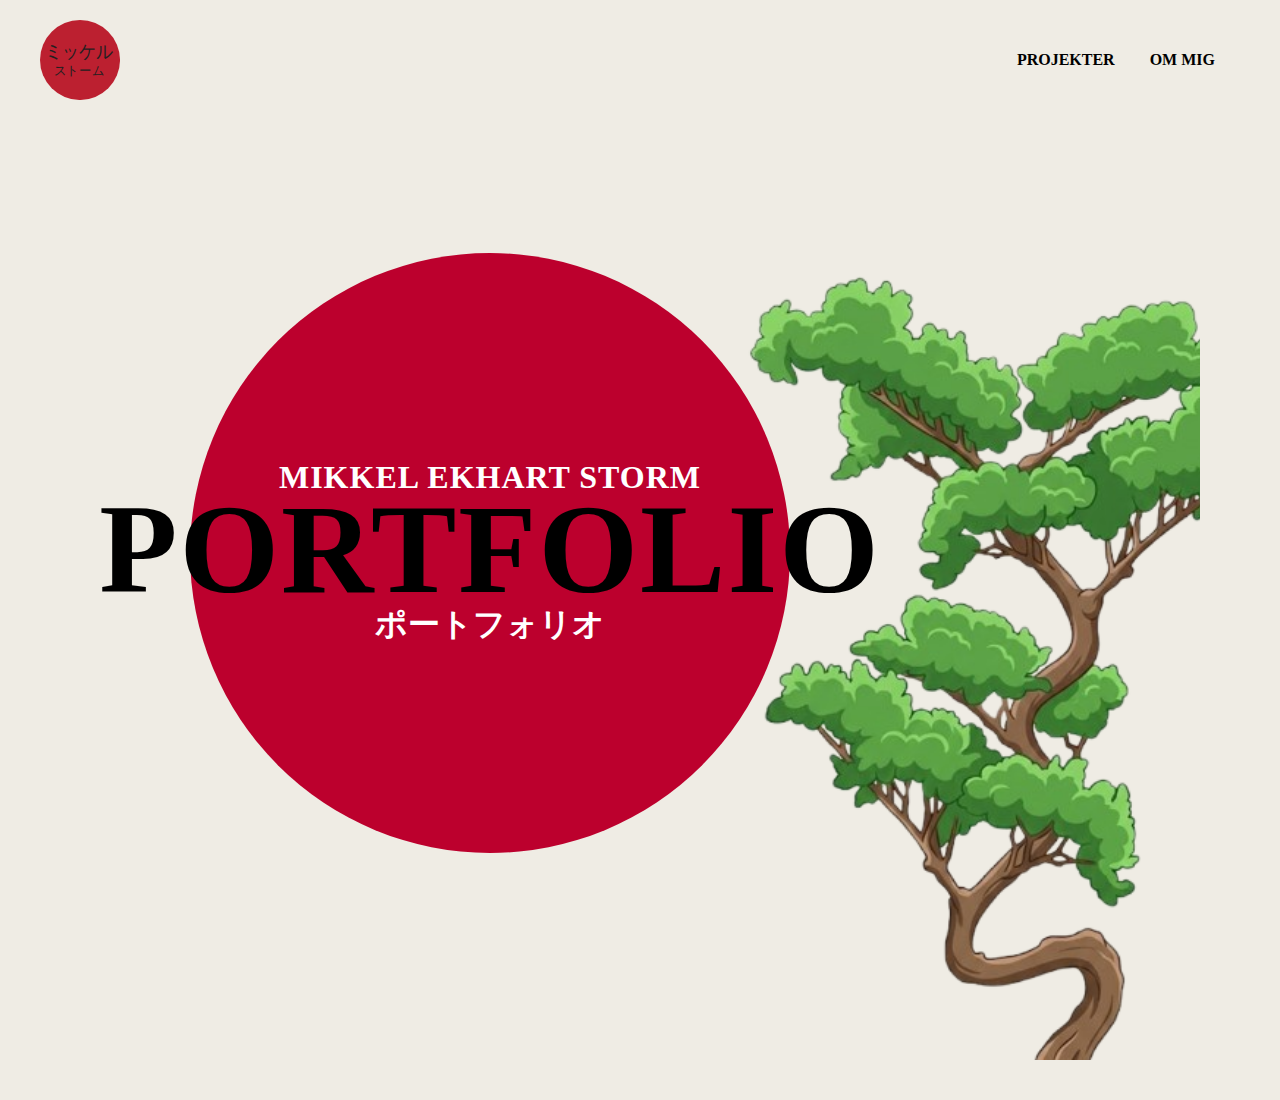
<file: index.html>
<!DOCTYPE html>
<html lang="en">

<head>
    <meta charset="UTF-8">
    <meta name="viewport" content="width=device-width, initial-scale=1.0">
    <link rel="stylesheet" href="generel.css">
    <link rel="stylesheet" href="forside.css">
    <link rel="preconnect" href="https://fonts.googleapis.com">
    <link rel="preconnect" href="https://fonts.gstatic.com" crossorigin>
    <link
        href="https://fonts.googleapis.com/css2?family=Cormorant+Garamond:ital,wght@0,300..700;1,300..700&display=swap"
        rel="stylesheet">
    <title>Portfolio</title>
    <link rel="js" href="burger.js">
    <link rel="stylesheet" href="burger.css">
    <link rel="icon" type="image/svg+xml" href="imgs/favicon.svg">
</head>

<body>
    <header>
        <section class="logo">
            <?xml version="1.0" encoding="UTF-8"?>
            <a href="index.html">
                <svg id="Layer_1" xmlns="http://www.w3.org/2000/svg" version="1.1" viewBox="0 0 149.57 149.57">
                    <!-- Generator: Adobe Illustrator 30.1.0, SVG Export Plug-In . SVG Version: 2.1.1 Build 136)  -->
                    <defs>
                        <style>
                            .st0 {
                                fill: #bc2030;
                            }

                            .st1,
                            .st2,
                            .st3 {
                                isolation: isolate;
                            }

                            .st2 {
                                font-size: 36px;
                            }

                            .st2,
                            .st3 {
                                fill: #231f20;
                                font-family: KozGoPr6N-Regular-83pv-RKSJ-H, 'Kozuka Gothic Pr6N';
                            }

                            .st3 {
                                font-size: 24px;
                            }
                        </style>
                    </defs>
                    <circle class="st0" cx="74.79" cy="74.79" r="74.79" />
                    <g class="st1">
                        <text class="st2" transform="translate(9.99 70.21) scale(.89 1)">
                            <tspan x="0" y="0">ミッケル</tspan>
                        </text>
                    </g>
                    <g class="st1">
                        <text class="st3" transform="translate(25.76 102.9) scale(.95 1)">
                            <tspan x="0" y="0">ストーム</tspan>
                        </text>
                    </g>
                </svg>
            </a>
        </section>
        <nav>
            <ul class="menu">
                <li><a href="projekter.html">PROJEKTER</a></li>
                <li><a href="ommig.html">OM MIG</a></li>
            </ul>
            <button class="burger">
                <span class="line"></span>
                <span class="line"></span>
                <span class="line"></span>
            </button>
        </nav>
    </header>
    <main>
        <div class="hero">
            <div class="cirkel">
                <h2 class="name">MIKKEL EKHART STORM</h2>
                <h1 class="title">PORTFOLIO</h1>
                <h2 class="jp">ポートフォリオ</h2>
            </div>

            <img src="imgs/bonsai.webp" alt="bonsai" class="bonsai">
        </div>
    </main>

    <script src="burger.js"></script>
</body>

</html>
</file>
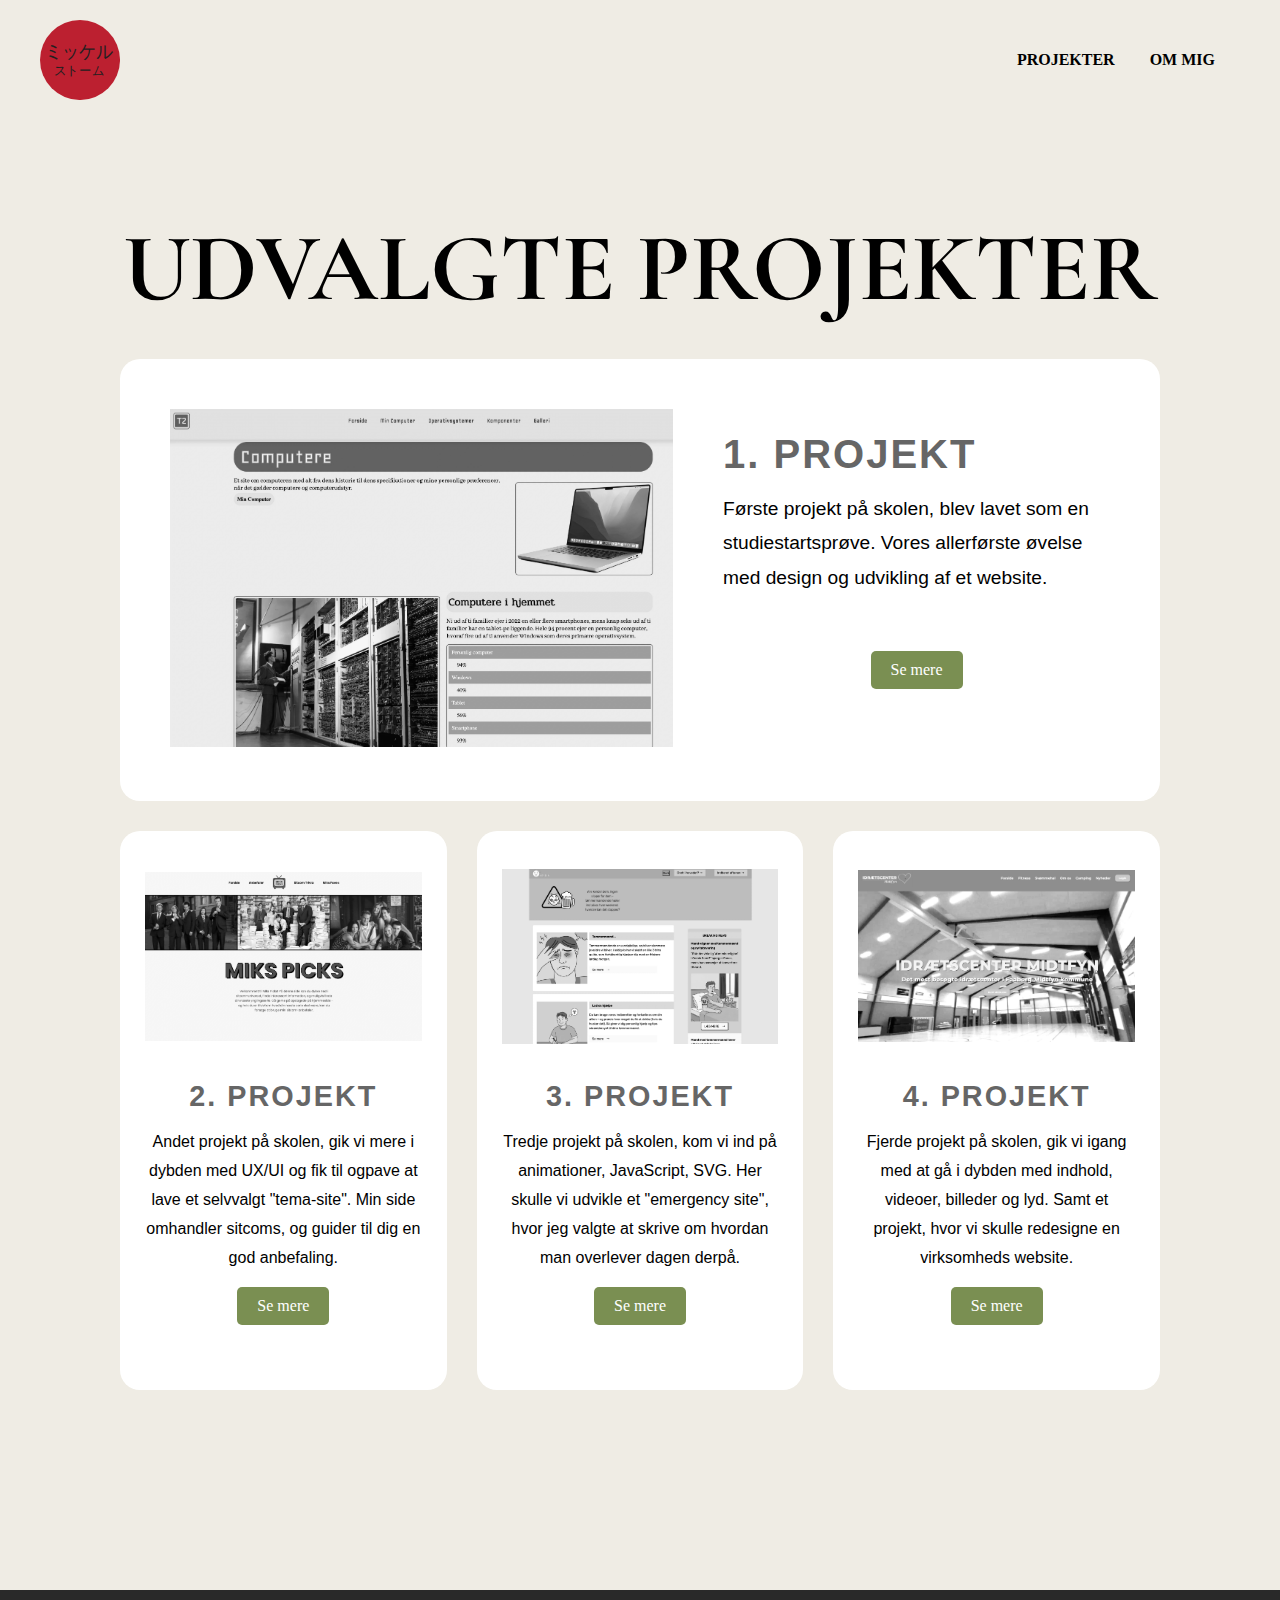
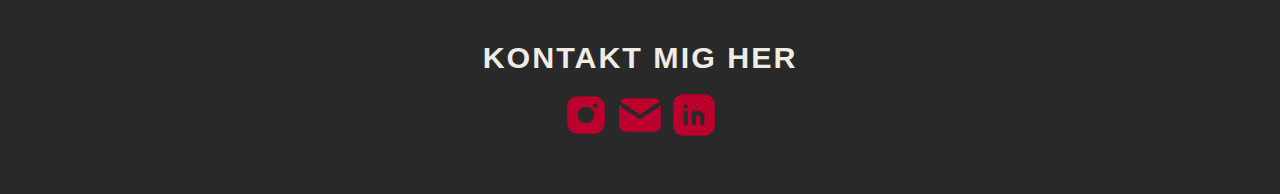
<file: projekter.html>
<!DOCTYPE html>
<html lang="da">

<head>
    <meta charset="UTF-8">
    <meta name="viewport" content="width=device-width, initial-scale=1.0">
    <title>Udvalgte Projekter</title>
    <link rel="stylesheet" href="generel.css">
    <link rel="stylesheet" href="projekter.css">
    <link rel="preconnect" href="https://fonts.googleapis.com">
    <meta name="robots" content="noindex">
    <link rel="preconnect" href="https://fonts.gstatic.com" crossorigin>
    <meta name="description" content="Projekter">
    <link
        href="https://fonts.googleapis.com/css2?family=Cormorant+Garamond:ital,wght@0,300..700;1,300..700&display=swap"
        rel="stylesheet">
    <link rel="js" href="burger.js">
    <link rel="stylesheet" href="burger.css">
    <link rel="icon" type="image/svg+xml" href="imgs/favicon.svg">
</head>

<body>
    <header>
        <div class="logo">
            <a href="index.html">
                <svg id="Layer_1" xmlns="http://www.w3.org/2000/svg" version="1.1" viewBox="0 0 149.57 149.57">
                    <!-- Generator: Adobe Illustrator 30.1.0, SVG Export Plug-In . SVG Version: 2.1.1 Build 136)  -->
                    <defs>
                        <style>
                            .st0 {
                                fill: #bc2030;
                            }

                            .st1,
                            .st2,
                            .st3 {
                                isolation: isolate;
                            }

                            .st2 {
                                font-size: 36px;
                            }

                            .st2,
                            .st3 {
                                fill: #231f20;
                                font-family: KozGoPr6N-Regular-83pv-RKSJ-H, 'Kozuka Gothic Pr6N';
                            }

                            .st3 {
                                font-size: 24px;
                            }
                        </style>
                    </defs>
                    <circle class="st0" cx="74.79" cy="74.79" r="74.79" />
                    <g class="st1">
                        <text class="st2" transform="translate(9.99 70.21) scale(.89 1)">
                            <tspan x="0" y="0">ミッケル</tspan>
                        </text>
                    </g>
                    <g class="st1">
                        <text class="st3" transform="translate(25.76 102.9) scale(.95 1)">
                            <tspan x="0" y="0">ストーム</tspan>
                        </text>
                    </g>
                </svg>
            </a>
        </div>
        <nav>
            <ul class="menu">
                <li><a href="projekter.html">PROJEKTER</a></li>
                <li><a href="ommig.html">OM MIG</a></li>
            </ul>
            <button class="burger">
                <span class="line"></span>
                <span class="line"></span>
                <span class="line"></span>
            </button>
        </nav>
    </header>
    <main>
        <h2>UDVALGTE PROJEKTER</h2>

        <div class="projekt-grid">

            <section class="førsteprojekt">
                <div class="projekt1">
                    <a href="tema1.html"><img src="imgs/projekt1.webp" alt="projekt1"> </a>
                </div>
                <div class="projekt-indhold">
                    <h3>1. Projekt</h3>
                    <p class="første">
                        Første projekt på skolen, blev lavet som en studiestartsprøve.
                        Vores allerførste øvelse med design og udvikling af et website.
                    </p>
                    <a href="tema1.html" class="cta-btn">Se mere</a>
                </div>
            </section>

            <section class="førsteprojekt">
                <div class="projekt1">
                    <a href="tema2.html"> <img src="imgs/projekt2.webp" alt="projekt2"> </a>
                </div>
                <div class="projekt-indhold">
                    <h3>2. Projekt</h3>
                    <p class="første">
                        Andet projekt på skolen, gik vi mere i dybden med UX/UI og fik til ogpave at lave et selvvalgt
                        "tema-site". Min side omhandler sitcoms, og guider til dig en god anbefaling. </p>
                    <a href="tema2.html" class="cta-btn">Se mere</a>
                </div>
            </section>

            <section class="førsteprojekt">
                <div class="projekt1">
                    <a href="tema3.html"> <img src="imgs/projekt3.webp" alt="projekt3"> </a>
                </div>
                <div class="projekt-indhold">
                    <h3>3. Projekt</h3>
                    <p class="første">
                        Tredje projekt på skolen, kom vi ind på animationer, JavaScript, SVG. Her skulle vi udvikle et
                        "emergency site", hvor jeg valgte at skrive om hvordan man overlever dagen derpå.
                    </p>
                    <a href="tema3.html" class="cta-btn">Se mere</a>
                </div>
            </section>

            <section class="førsteprojekt">
                <div class="projekt1">
                    <a href="tema4.html"> <img src="imgs/projekt4.webp" alt="projekt4"> </a>
                </div>
                <div class="projekt-indhold">
                    <h3>4. Projekt</h3>
                    <p class="første">
                        Fjerde projekt på skolen, gik vi igang med at gå i dybden med indhold, videoer, billeder og lyd.
                        Samt et projekt, hvor vi skulle redesigne en virksomheds website.
                    </p>
                    <a href="tema4.html" class="cta-btn">Se mere</a>
                </div>
            </section>

        </div>
    </main>
    <footer>

        <h3 class="footerh3">Kontakt mig her</h3>

        <a href="https://www.instagram.com/mikkelekhart/" target="_blank">
            <svg xmlns="http://www.w3.org/2000/svg" width="24" height="24" viewBox="0 0 24 24" fill="currentColor"
                class="icon icon-tabler icons-tabler-filled icon-tabler-brand-instagram">
                <path stroke="none" d="M0 0h24v24H0z" fill="none" />
                <path
                    d="M16 3a5 5 0 0 1 5 5v8a5 5 0 0 1 -5 5h-8a5 5 0 0 1 -5 -5v-8a5 5 0 0 1 5 -5zm-4 5a4 4 0 0 0 -3.995 3.8l-.005 .2a4 4 0 1 0 4 -4m4.5 -1.5a1 1 0 0 0 -.993 .883l-.007 .127a1 1 0 0 0 1.993 .117l.007 -.127a1 1 0 0 0 -1 -1" />
            </svg>
        </a>
        <a href="mailto:mikkelstorm123@gmail.com" target="_blank">
            <svg xmlns="http://www.w3.org/2000/svg" width="24" height="24" viewBox="0 0 24 24" fill="currentColor"
                class="icon icon-tabler icons-tabler-filled icon-tabler-mail">
                <path stroke="none" d="M0 0h24v24H0z" fill="none" />
                <path
                    d="M22 7.535v9.465a3 3 0 0 1 -2.824 2.995l-.176 .005h-14a3 3 0 0 1 -2.995 -2.824l-.005 -.176v-9.465l9.445 6.297l.116 .066a1 1 0 0 0 .878 0l.116 -.066l9.445 -6.297z" />
                <path
                    d="M19 4c1.08 0 2.027 .57 2.555 1.427l-9.555 6.37l-9.555 -6.37a2.999 2.999 0 0 1 2.354 -1.42l.201 -.007h14z" />
            </svg>
        </a>
        <a href="https://www.linkedin.com/in/mikkel-ekhart-storm-b06690337/" target="_blank">
            <svg xmlns="http://www.w3.org/2000/svg" width="24" height="24" viewBox="0 0 24 24" fill="currentColor"
                class="icon icon-tabler icons-tabler-filled icon-tabler-brand-linkedin">
                <path stroke="none" d="M0 0h24v24H0z" fill="none" />
                <path
                    d="M17 2a5 5 0 0 1 5 5v10a5 5 0 0 1 -5 5h-10a5 5 0 0 1 -5 -5v-10a5 5 0 0 1 5 -5zm-9 8a1 1 0 0 0 -1 1v5a1 1 0 0 0 2 0v-5a1 1 0 0 0 -1 -1m6 0a3 3 0 0 0 -1.168 .236l-.125 .057a1 1 0 0 0 -1.707 .707v5a1 1 0 0 0 2 0v-3a1 1 0 0 1 2 0v3a1 1 0 0 0 2 0v-3a3 3 0 0 0 -3 -3m-6 -3a1 1 0 0 0 -.993 .883l-.007 .127a1 1 0 0 0 1.993 .117l.007 -.127a1 1 0 0 0 -1 -1" />
            </svg>
        </a>
    </footer>
    <script src="burger.js"></script>
</body>

</html>
</file>
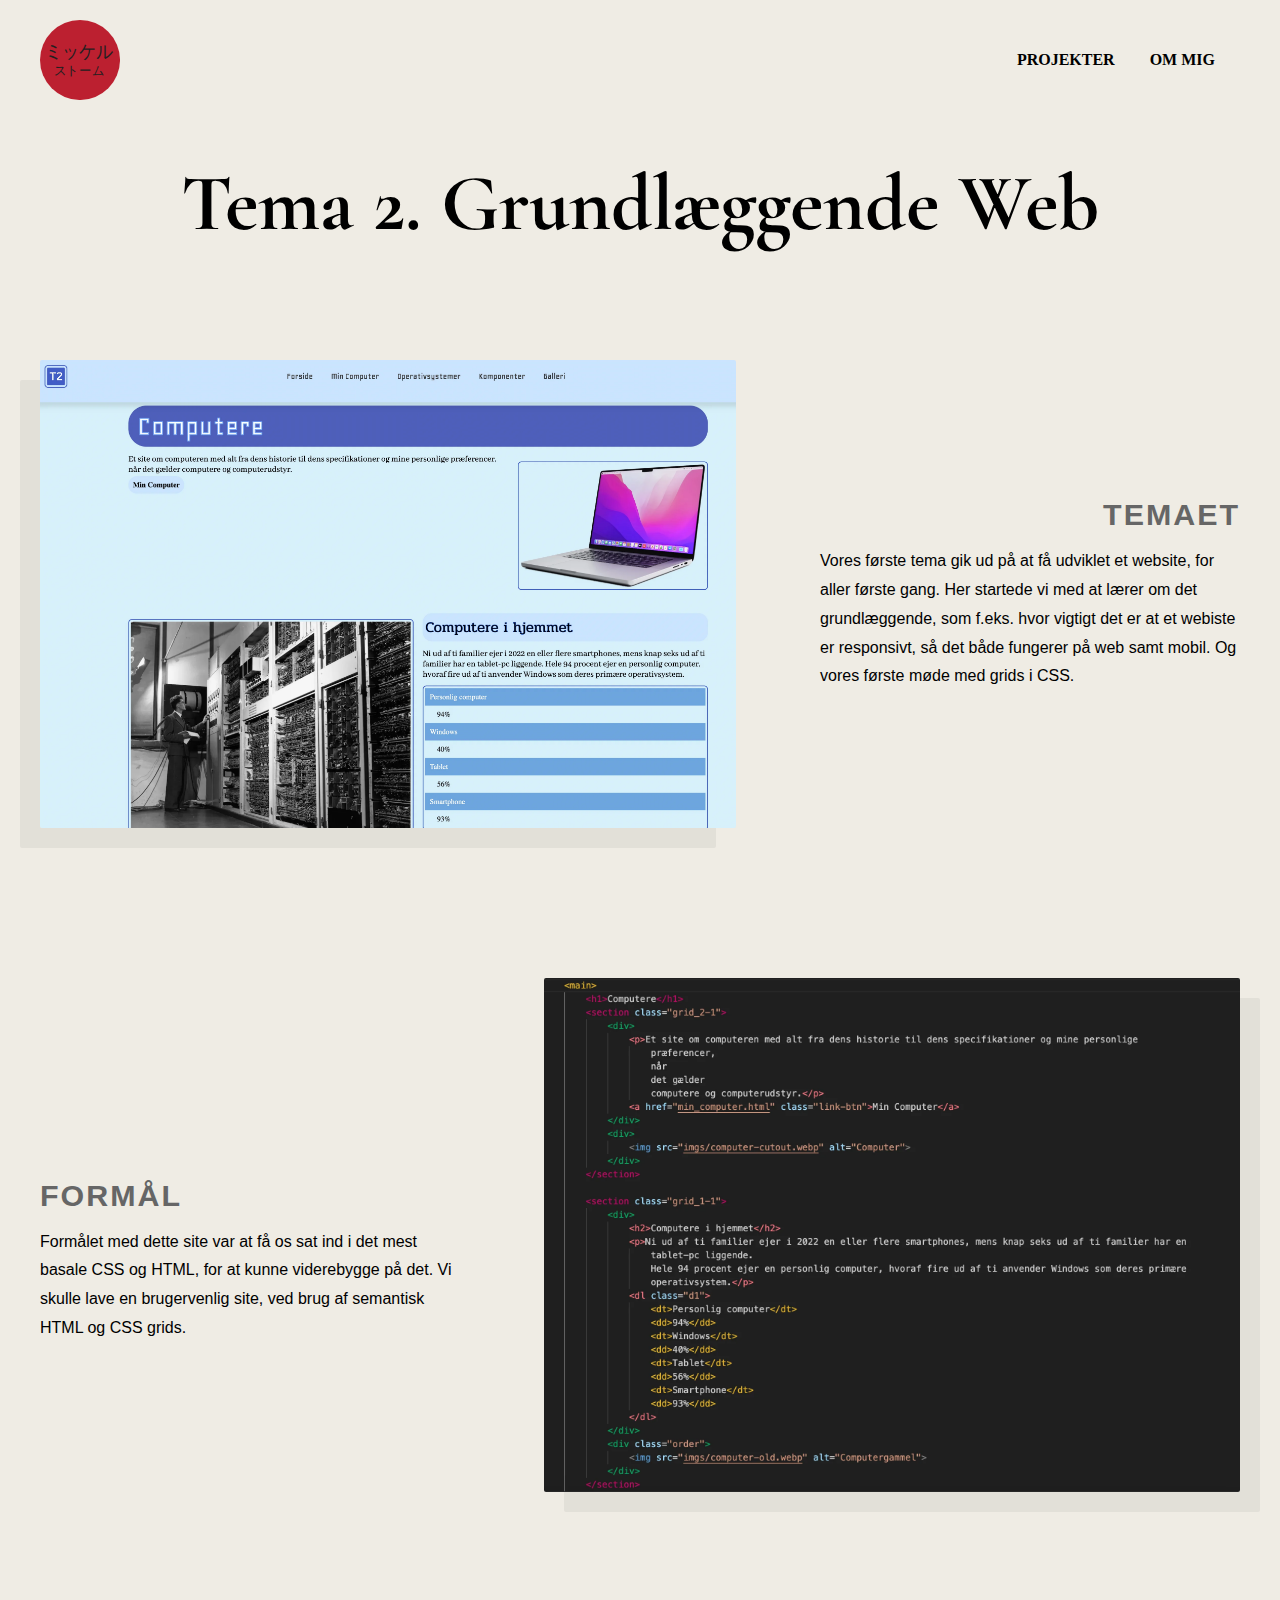
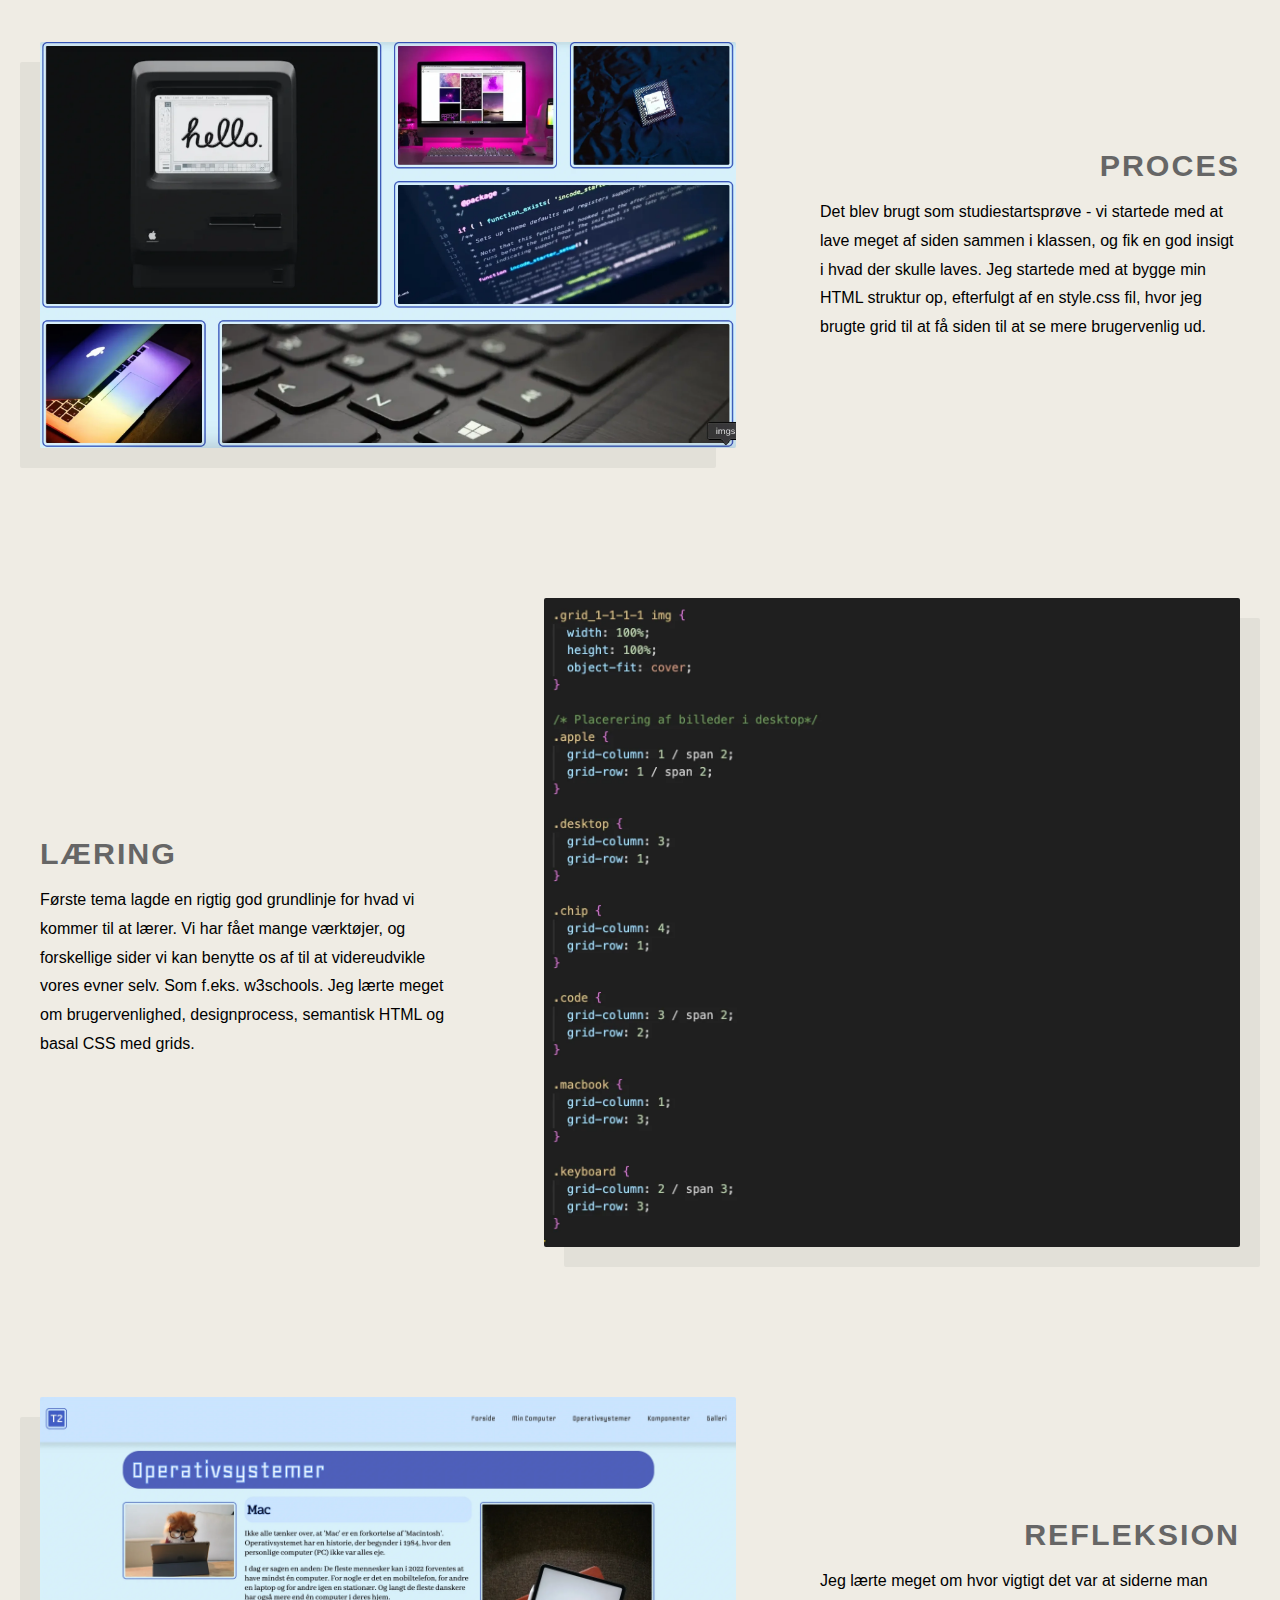
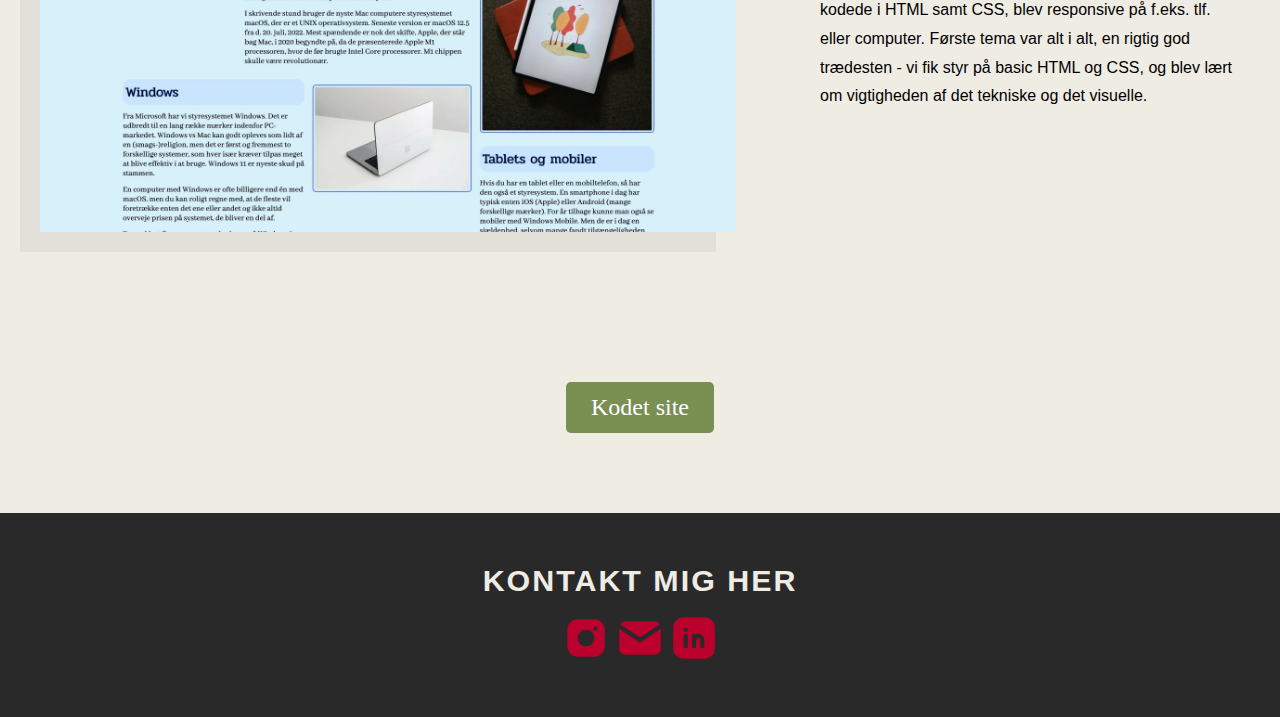
<file: tema1.html>
<!DOCTYPE html>
<html lang="da">

<head>
    <meta charset="UTF-8">
    <meta name="viewport" content="width=device-width, initial-scale=1.0">
    <title>Tema 2.</title>
    <link rel="preconnect" href="https://fonts.googleapis.com">
    <link rel="preconnect" href="https://fonts.gstatic.com" crossorigin>
    <link rel="stylesheet" href="styletemaer.css">
    <meta name="robots" content="noindex">
    <link
        href="https://fonts.googleapis.com/css2?family=Cormorant+Garamond:ital,wght@0,300..700;1,300..700&display=swap"
        rel="stylesheet">
    <link rel="stylesheet" href="generel.css">
    <link rel="js" href="burger.js">
    <link rel="stylesheet" href="burger.css">
    <link rel="icon" type="image/svg+xml" href="imgs/favicon.svg">
</head>

<body>
    <header>
        <div class="logo">
            <a href="index.html">
                <svg id="Layer_1" xmlns="http://www.w3.org/2000/svg" version="1.1" viewBox="0 0 149.57 149.57">
                    <!-- Generator: Adobe Illustrator 30.1.0, SVG Export Plug-In . SVG Version: 2.1.1 Build 136)  -->
                    <defs>
                        <style>
                            .st0 {
                                fill: #bc2030;
                            }

                            .st1,
                            .st2,
                            .st3 {
                                isolation: isolate;
                            }

                            .st2 {
                                font-size: 36px;
                            }

                            .st2,
                            .st3 {
                                fill: #231f20;
                                font-family: KozGoPr6N-Regular-83pv-RKSJ-H, 'Kozuka Gothic Pr6N';
                            }

                            .st3 {
                                font-size: 24px;
                            }
                        </style>
                    </defs>
                    <circle class="st0" cx="74.79" cy="74.79" r="74.79" />
                    <g class="st1">
                        <text class="st2" transform="translate(9.99 70.21) scale(.89 1)">
                            <tspan x="0" y="0">ミッケル</tspan>
                        </text>
                    </g>
                    <g class="st1">
                        <text class="st3" transform="translate(25.76 102.9) scale(.95 1)">
                            <tspan x="0" y="0">ストーム</tspan>
                        </text>
                    </g>
                </svg>
            </a>
        </div>
        <nav>
            <ul class="menu">
                <li><a href="projekter.html">PROJEKTER</a></li>
                <li><a href="ommig.html">OM MIG</a></li>
            </ul>
            <button class="burger">
                <span class="line"></span>
                <span class="line"></span>
                <span class="line"></span>
            </button>
        </nav>
    </header>
    <main class="grid-container">
        <h2>Tema 2. Grundlæggende Web</h2>
        <div class="del1">
            <div class="tekst-boks">

                <h3>Temaet</h3>
                <p>Vores første tema gik ud på at få udviklet et website, for aller første gang. Her startede vi med at
                    lærer om det grundlæggende, som f.eks. hvor vigtigt det er at et webiste er responsivt, så det både
                    fungerer på web samt mobil. Og vores første møde med grids i CSS.</p>
            </div>
            <img src="imgs/projekt1.webp" alt="tema1">
        </div>

        <div class="del1">
            <div class="tekst-boks">
                <h3>Formål</h3>
                <p>Formålet med dette site var at få os sat ind i det mest basale CSS og HTML, for at kunne viderebygge
                    på
                    det. Vi skulle lave en brugervenlig site, ved brug af semantisk HTML og CSS grids.</p>
            </div>
            <img src="imgs/projekt1_1.webp" alt="formål">
        </div>

        <div class="del1">
            <div class="tekst-boks">
                <h3>Proces</h3>
                <p>Det blev brugt som studiestartsprøve - vi startede med at lave meget af siden sammen i klassen, og
                    fik en
                    god insigt i hvad der skulle laves. Jeg startede med at bygge min HTML struktur op, efterfulgt af en
                    style.css fil, hvor jeg brugte grid til at få siden til at se mere brugervenlig ud.</p>
            </div>
            <img src="imgs/projekt1_2.webp" alt="proces">
        </div>

        <div class="del1">
            <div class="tekst-boks">
                <h3>Læring</h3>
                <p>Første tema lagde en rigtig god grundlinje for hvad vi kommer til at lærer. Vi har fået mange
                    værktøjer,
                    og forskellige sider vi kan benytte os af til at videreudvikle vores evner selv. Som f.eks.
                    w3schools.
                    Jeg lærte meget om brugervenlighed, designprocess, semantisk HTML og basal CSS med grids.</p>
            </div>
            <img src="imgs/projekt1_3.webp" alt="læring">
        </div>

        <div class="del1">
            <div class="tekst-boks">
                <h3>Refleksion</h3>
                <p>Jeg lærte meget om hvor vigtigt det var at siderne man kodede i HTML samt CSS, blev responsive på
                    f.eks.
                    tlf. eller computer. Første tema var alt i alt, en rigtig god trædesten - vi fik styr på basic HTML
                    og
                    CSS, og blev lært om vigtigheden af det tekniske og det visuelle.</p>
            </div>
            <img src="imgs/projekt1_5.webp" alt="refleksion">
        </div>
        <a href="https://mikkelekhart.github.io/website_studiestartproeve/" target="_blank" rel="noopener"
            class="cta-btn">Kodet
            site</a>
    </main>
    <footer>

        <h3 class="footerh3">Kontakt mig her</h3>

        <a href="https://www.instagram.com/mikkelekhart/" target="_blank">
            <svg xmlns="http://www.w3.org/2000/svg" width="24" height="24" viewBox="0 0 24 24" fill="currentColor"
                class="icon icon-tabler icons-tabler-filled icon-tabler-brand-instagram">
                <path stroke="none" d="M0 0h24v24H0z" fill="none" />
                <path
                    d="M16 3a5 5 0 0 1 5 5v8a5 5 0 0 1 -5 5h-8a5 5 0 0 1 -5 -5v-8a5 5 0 0 1 5 -5zm-4 5a4 4 0 0 0 -3.995 3.8l-.005 .2a4 4 0 1 0 4 -4m4.5 -1.5a1 1 0 0 0 -.993 .883l-.007 .127a1 1 0 0 0 1.993 .117l.007 -.127a1 1 0 0 0 -1 -1" />
            </svg>
        </a>
        <a href="mailto:mikkelstorm123@gmail.com" target="_blank">
            <svg xmlns="http://www.w3.org/2000/svg" width="24" height="24" viewBox="0 0 24 24" fill="currentColor"
                class="icon icon-tabler icons-tabler-filled icon-tabler-mail">
                <path stroke="none" d="M0 0h24v24H0z" fill="none" />
                <path
                    d="M22 7.535v9.465a3 3 0 0 1 -2.824 2.995l-.176 .005h-14a3 3 0 0 1 -2.995 -2.824l-.005 -.176v-9.465l9.445 6.297l.116 .066a1 1 0 0 0 .878 0l.116 -.066l9.445 -6.297z" />
                <path
                    d="M19 4c1.08 0 2.027 .57 2.555 1.427l-9.555 6.37l-9.555 -6.37a2.999 2.999 0 0 1 2.354 -1.42l.201 -.007h14z" />
            </svg>
        </a>
        <a href="https://www.linkedin.com/in/mikkel-ekhart-storm-b06690337/" target="_blank">
            <svg xmlns="http://www.w3.org/2000/svg" width="24" height="24" viewBox="0 0 24 24" fill="currentColor"
                class="icon icon-tabler icons-tabler-filled icon-tabler-brand-linkedin">
                <path stroke="none" d="M0 0h24v24H0z" fill="none" />
                <path
                    d="M17 2a5 5 0 0 1 5 5v10a5 5 0 0 1 -5 5h-10a5 5 0 0 1 -5 -5v-10a5 5 0 0 1 5 -5zm-9 8a1 1 0 0 0 -1 1v5a1 1 0 0 0 2 0v-5a1 1 0 0 0 -1 -1m6 0a3 3 0 0 0 -1.168 .236l-.125 .057a1 1 0 0 0 -1.707 .707v5a1 1 0 0 0 2 0v-3a1 1 0 0 1 2 0v3a1 1 0 0 0 2 0v-3a3 3 0 0 0 -3 -3m-6 -3a1 1 0 0 0 -.993 .883l-.007 .127a1 1 0 0 0 1.993 .117l.007 -.127a1 1 0 0 0 -1 -1" />
            </svg>
        </a>
    </footer>
    <script src="burger.js"></script>
</body>

</html>
</file>
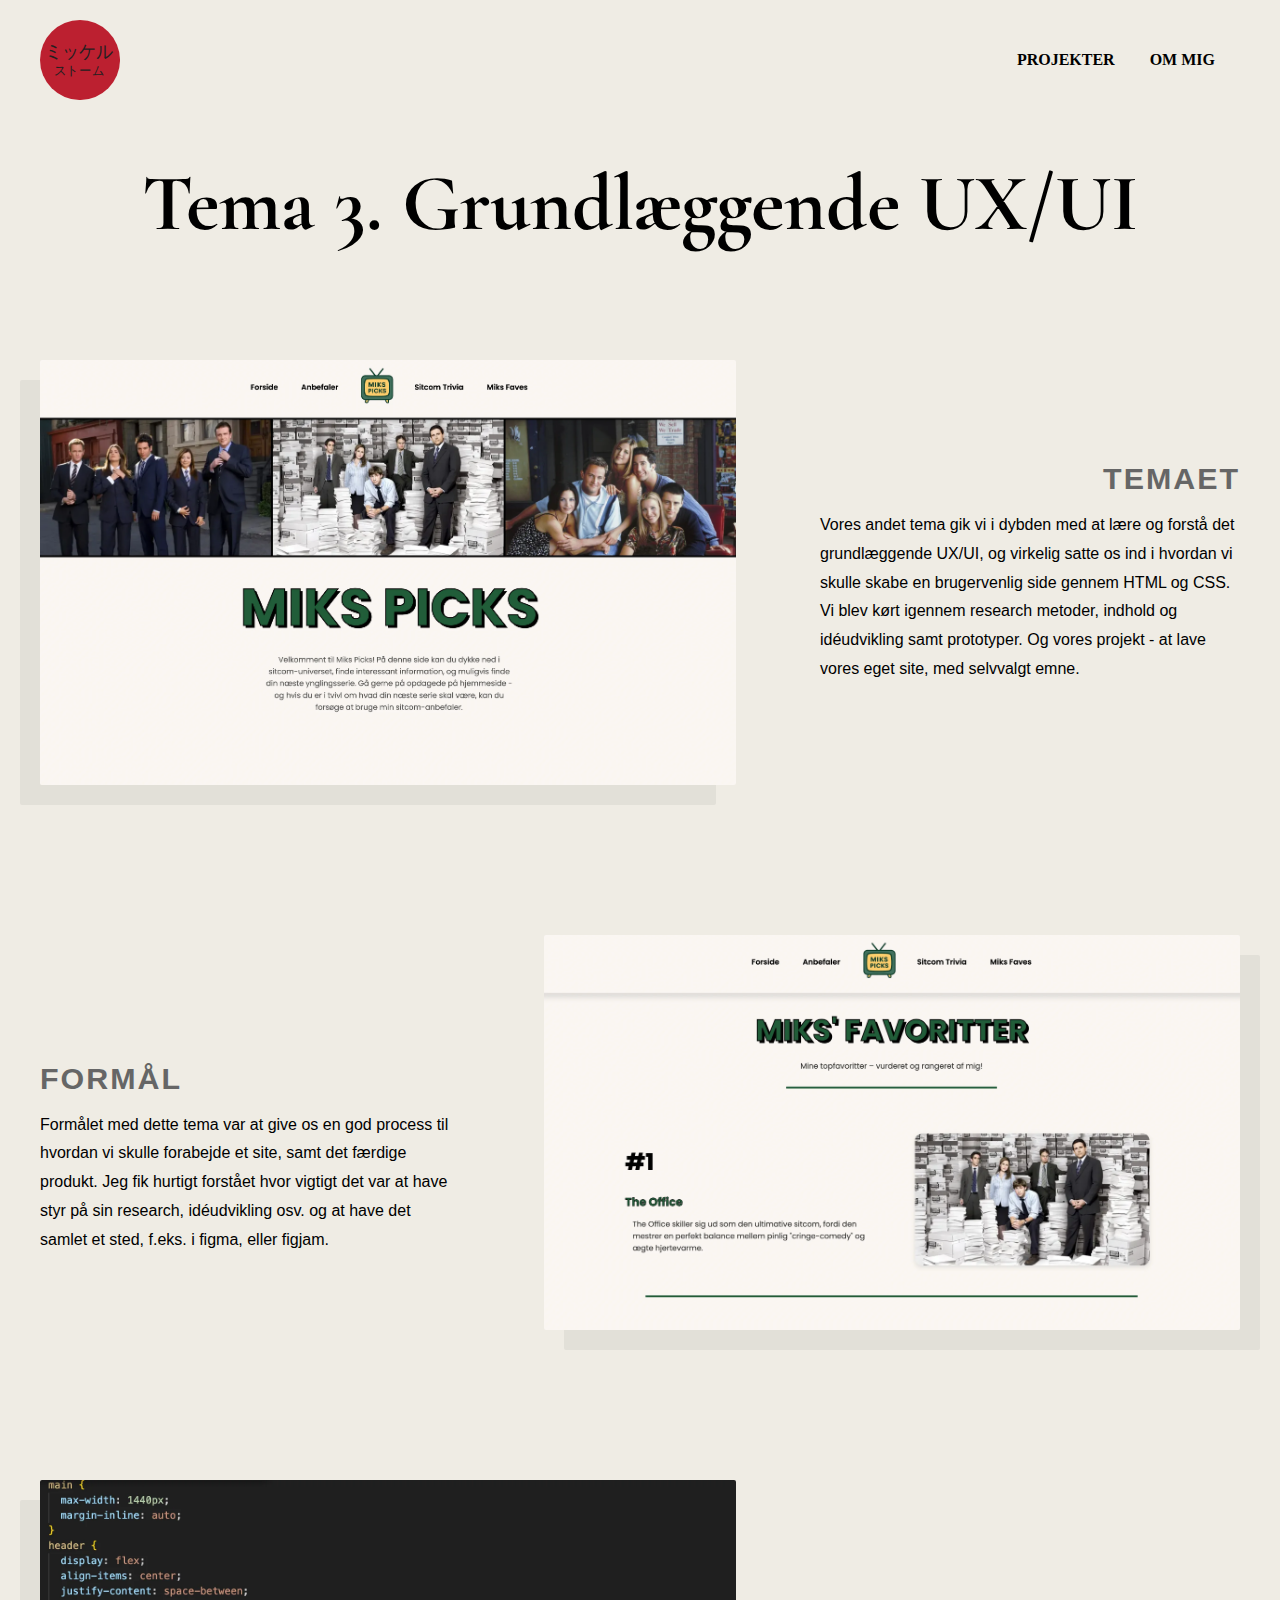
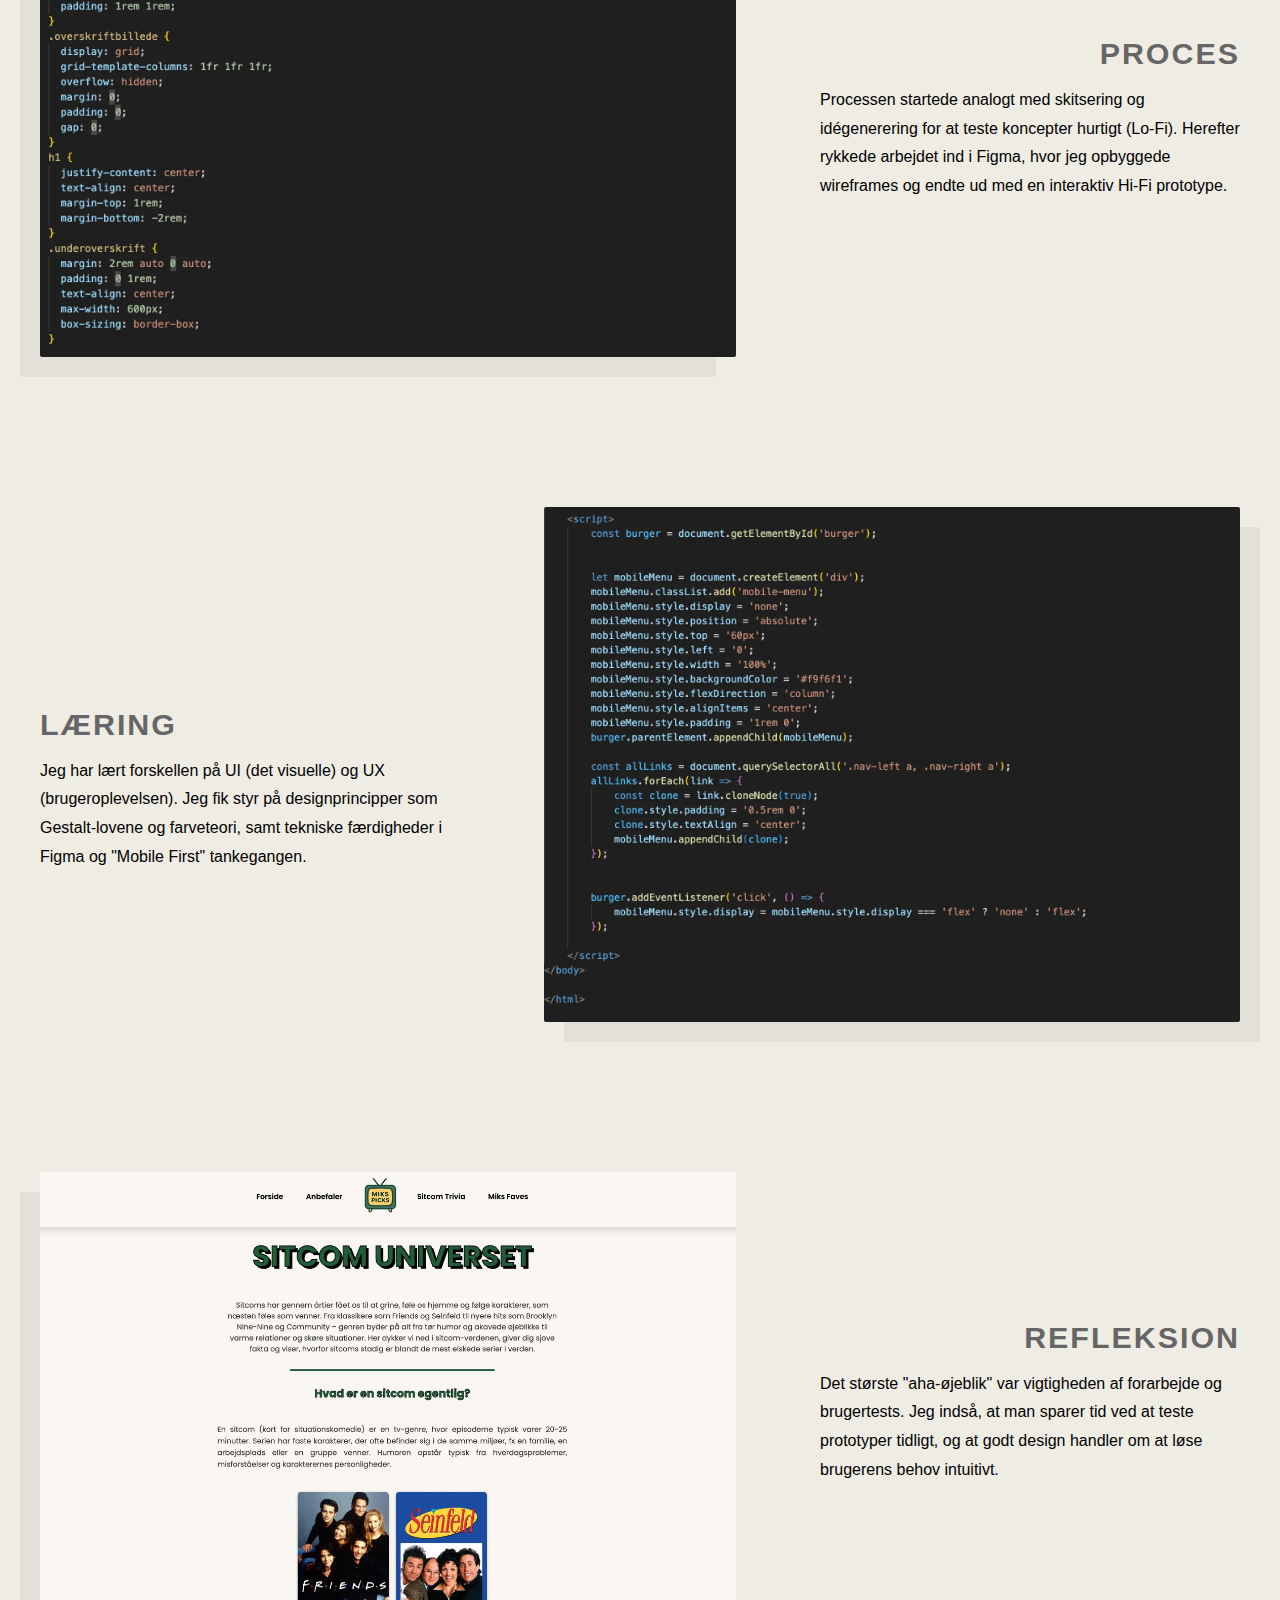
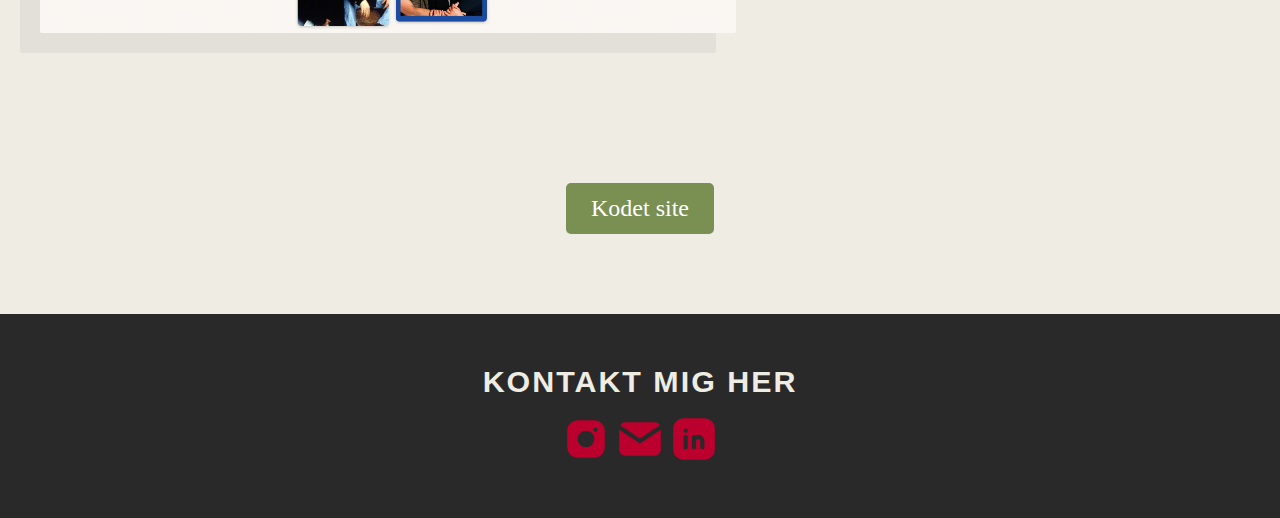
<file: tema2.html>
<!DOCTYPE html>
<html lang="da">

<head>
    <meta charset="UTF-8">
    <meta name="viewport" content="width=device-width, initial-scale=1.0">
    <title>Tema 3.</title>
    <link rel="preconnect" href="https://fonts.googleapis.com">
    <link rel="preconnect" href="https://fonts.gstatic.com" crossorigin>
    <link rel="stylesheet" href="styletemaer.css">
    <meta name="robots" content="noindex">
    <link
        href="https://fonts.googleapis.com/css2?family=Cormorant+Garamond:ital,wght@0,300..700;1,300..700&display=swap"
        rel="stylesheet">
    <link rel="stylesheet" href="generel.css">
    <link rel="js" href="burger.js">
    <link rel="stylesheet" href="burger.css">
    <link rel="icon" type="image/svg+xml" href="imgs/favicon.svg">
</head>

<body>
    <header>
        <div class="logo">
            <a href="index.html">
                <svg id="Layer_1" xmlns="http://www.w3.org/2000/svg" version="1.1" viewBox="0 0 149.57 149.57">
                    <!-- Generator: Adobe Illustrator 30.1.0, SVG Export Plug-In . SVG Version: 2.1.1 Build 136)  -->
                    <defs>
                        <style>
                            .st0 {
                                fill: #bc2030;
                            }

                            .st1,
                            .st2,
                            .st3 {
                                isolation: isolate;
                            }

                            .st2 {
                                font-size: 36px;
                            }

                            .st2,
                            .st3 {
                                fill: #231f20;
                                font-family: KozGoPr6N-Regular-83pv-RKSJ-H, 'Kozuka Gothic Pr6N';
                            }

                            .st3 {
                                font-size: 24px;
                            }
                        </style>
                    </defs>
                    <circle class="st0" cx="74.79" cy="74.79" r="74.79" />
                    <g class="st1">
                        <text class="st2" transform="translate(9.99 70.21) scale(.89 1)">
                            <tspan x="0" y="0">ミッケル</tspan>
                        </text>
                    </g>
                    <g class="st1">
                        <text class="st3" transform="translate(25.76 102.9) scale(.95 1)">
                            <tspan x="0" y="0">ストーム</tspan>
                        </text>
                    </g>
                </svg>
            </a>
        </div>
        <nav>
            <ul class="menu">
                <li><a href="projekter.html">PROJEKTER</a></li>
                <li><a href="ommig.html">OM MIG</a></li>
            </ul>
            <button class="burger">
                <span class="line"></span>
                <span class="line"></span>
                <span class="line"></span>
            </button>
        </nav>
    </header>
    <main class="grid-container">
        <h2>Tema 3. Grundlæggende UX/UI</h2>
        <div class="del1">
            <div class="tekst-boks">

                <h3>Temaet</h3>
                <p>Vores andet tema gik vi i dybden med at lære og forstå det grundlæggende UX/UI, og virkelig satte os
                    ind i hvordan vi skulle skabe en brugervenlig side gennem HTML og CSS. Vi blev kørt igennem research
                    metoder, indhold og idéudvikling samt prototyper. Og vores projekt - at lave vores eget site, med
                    selvvalgt emne.</p>
            </div>
            <img src="imgs/projekt2.webp" alt="tema1">
        </div>

        <div class="del1">
            <div class="tekst-boks">
                <h3>Formål</h3>
                <p>Formålet med dette tema var at give os en god process til hvordan vi skulle forabejde et site, samt
                    det færdige produkt. Jeg fik hurtigt forstået hvor vigtigt det var at have styr på sin research,
                    idéudvikling osv. og at have det samlet et sted, f.eks. i figma, eller figjam.</p>
            </div>
            <img src="imgs/projekt2_2.webp" alt="formål">
        </div>

        <div class="del1">
            <div class="tekst-boks">
                <h3>Proces</h3>
                <p>Processen startede analogt med skitsering og idégenerering for at teste koncepter hurtigt (Lo-Fi).
                    Herefter rykkede
                    arbejdet ind i Figma, hvor jeg opbyggede wireframes og endte ud med en interaktiv Hi-Fi prototype.
                </p>
            </div>
            <img src="imgs/projekt2_3.webp" alt="proces">
        </div>

        <div class="del1">
            <div class="tekst-boks">
                <h3>Læring</h3>
                <p>Jeg har lært forskellen på UI (det visuelle) og UX (brugeroplevelsen). Jeg fik styr på
                    designprincipper som
                    Gestalt-lovene og farveteori, samt tekniske færdigheder i Figma og "Mobile First" tankegangen.</p>
            </div>
            <img src="imgs/projekt2_4.webp" alt="læring">
        </div>

        <div class="del1">
            <div class="tekst-boks">
                <h3>Refleksion</h3>
                <p>Det største "aha-øjeblik" var vigtigheden af forarbejde og brugertests. Jeg indså, at man sparer tid
                    ved at teste
                    prototyper tidligt, og at godt design handler om at løse brugerens behov intuitivt.</p>
            </div>
            <img src="imgs/projekt2_5.webp" alt="refleksion">
        </div>
        <a href="https://mikkelekhart.github.io/emnesite_mikspicks/" target="_blank" rel="noopener"
            class="cta-btn">Kodet
            site</a>

    </main>
    <footer>

        <h3 class="footerh3">Kontakt mig her</h3>

        <a href="https://www.instagram.com/mikkelekhart/" target="_blank">
            <svg xmlns="http://www.w3.org/2000/svg" width="24" height="24" viewBox="0 0 24 24" fill="currentColor"
                class="icon icon-tabler icons-tabler-filled icon-tabler-brand-instagram">
                <path stroke="none" d="M0 0h24v24H0z" fill="none" />
                <path
                    d="M16 3a5 5 0 0 1 5 5v8a5 5 0 0 1 -5 5h-8a5 5 0 0 1 -5 -5v-8a5 5 0 0 1 5 -5zm-4 5a4 4 0 0 0 -3.995 3.8l-.005 .2a4 4 0 1 0 4 -4m4.5 -1.5a1 1 0 0 0 -.993 .883l-.007 .127a1 1 0 0 0 1.993 .117l.007 -.127a1 1 0 0 0 -1 -1" />
            </svg>
        </a>
        <a href="mailto:mikkelstorm123@gmail.com" target="_blank">
            <svg xmlns="http://www.w3.org/2000/svg" width="24" height="24" viewBox="0 0 24 24" fill="currentColor"
                class="icon icon-tabler icons-tabler-filled icon-tabler-mail">
                <path stroke="none" d="M0 0h24v24H0z" fill="none" />
                <path
                    d="M22 7.535v9.465a3 3 0 0 1 -2.824 2.995l-.176 .005h-14a3 3 0 0 1 -2.995 -2.824l-.005 -.176v-9.465l9.445 6.297l.116 .066a1 1 0 0 0 .878 0l.116 -.066l9.445 -6.297z" />
                <path
                    d="M19 4c1.08 0 2.027 .57 2.555 1.427l-9.555 6.37l-9.555 -6.37a2.999 2.999 0 0 1 2.354 -1.42l.201 -.007h14z" />
            </svg>
        </a>
        <a href="https://www.linkedin.com/in/mikkel-ekhart-storm-b06690337/" target="_blank">
            <svg xmlns="http://www.w3.org/2000/svg" width="24" height="24" viewBox="0 0 24 24" fill="currentColor"
                class="icon icon-tabler icons-tabler-filled icon-tabler-brand-linkedin">
                <path stroke="none" d="M0 0h24v24H0z" fill="none" />
                <path
                    d="M17 2a5 5 0 0 1 5 5v10a5 5 0 0 1 -5 5h-10a5 5 0 0 1 -5 -5v-10a5 5 0 0 1 5 -5zm-9 8a1 1 0 0 0 -1 1v5a1 1 0 0 0 2 0v-5a1 1 0 0 0 -1 -1m6 0a3 3 0 0 0 -1.168 .236l-.125 .057a1 1 0 0 0 -1.707 .707v5a1 1 0 0 0 2 0v-3a1 1 0 0 1 2 0v3a1 1 0 0 0 2 0v-3a3 3 0 0 0 -3 -3m-6 -3a1 1 0 0 0 -.993 .883l-.007 .127a1 1 0 0 0 1.993 .117l.007 -.127a1 1 0 0 0 -1 -1" />
            </svg>
        </a>
    </footer>
    <script src="burger.js"></script>
</body>

</html>
</file>
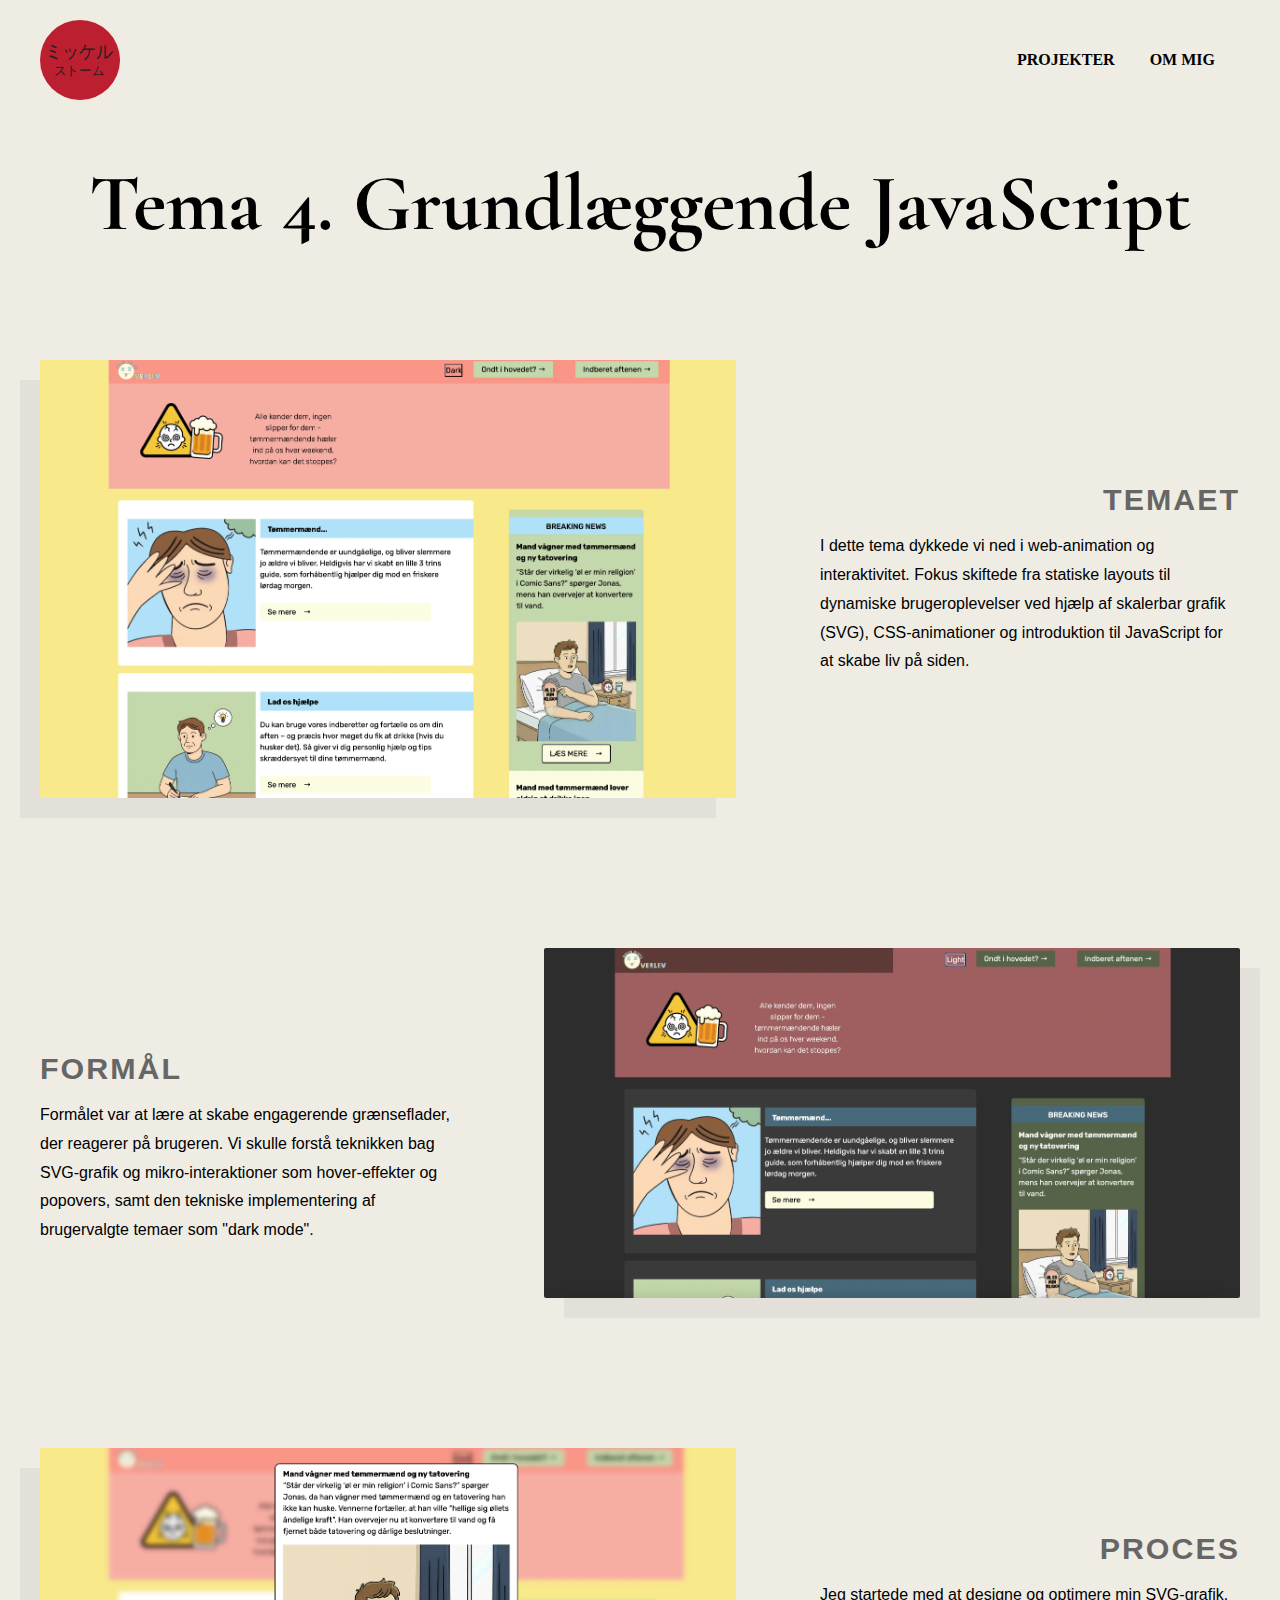
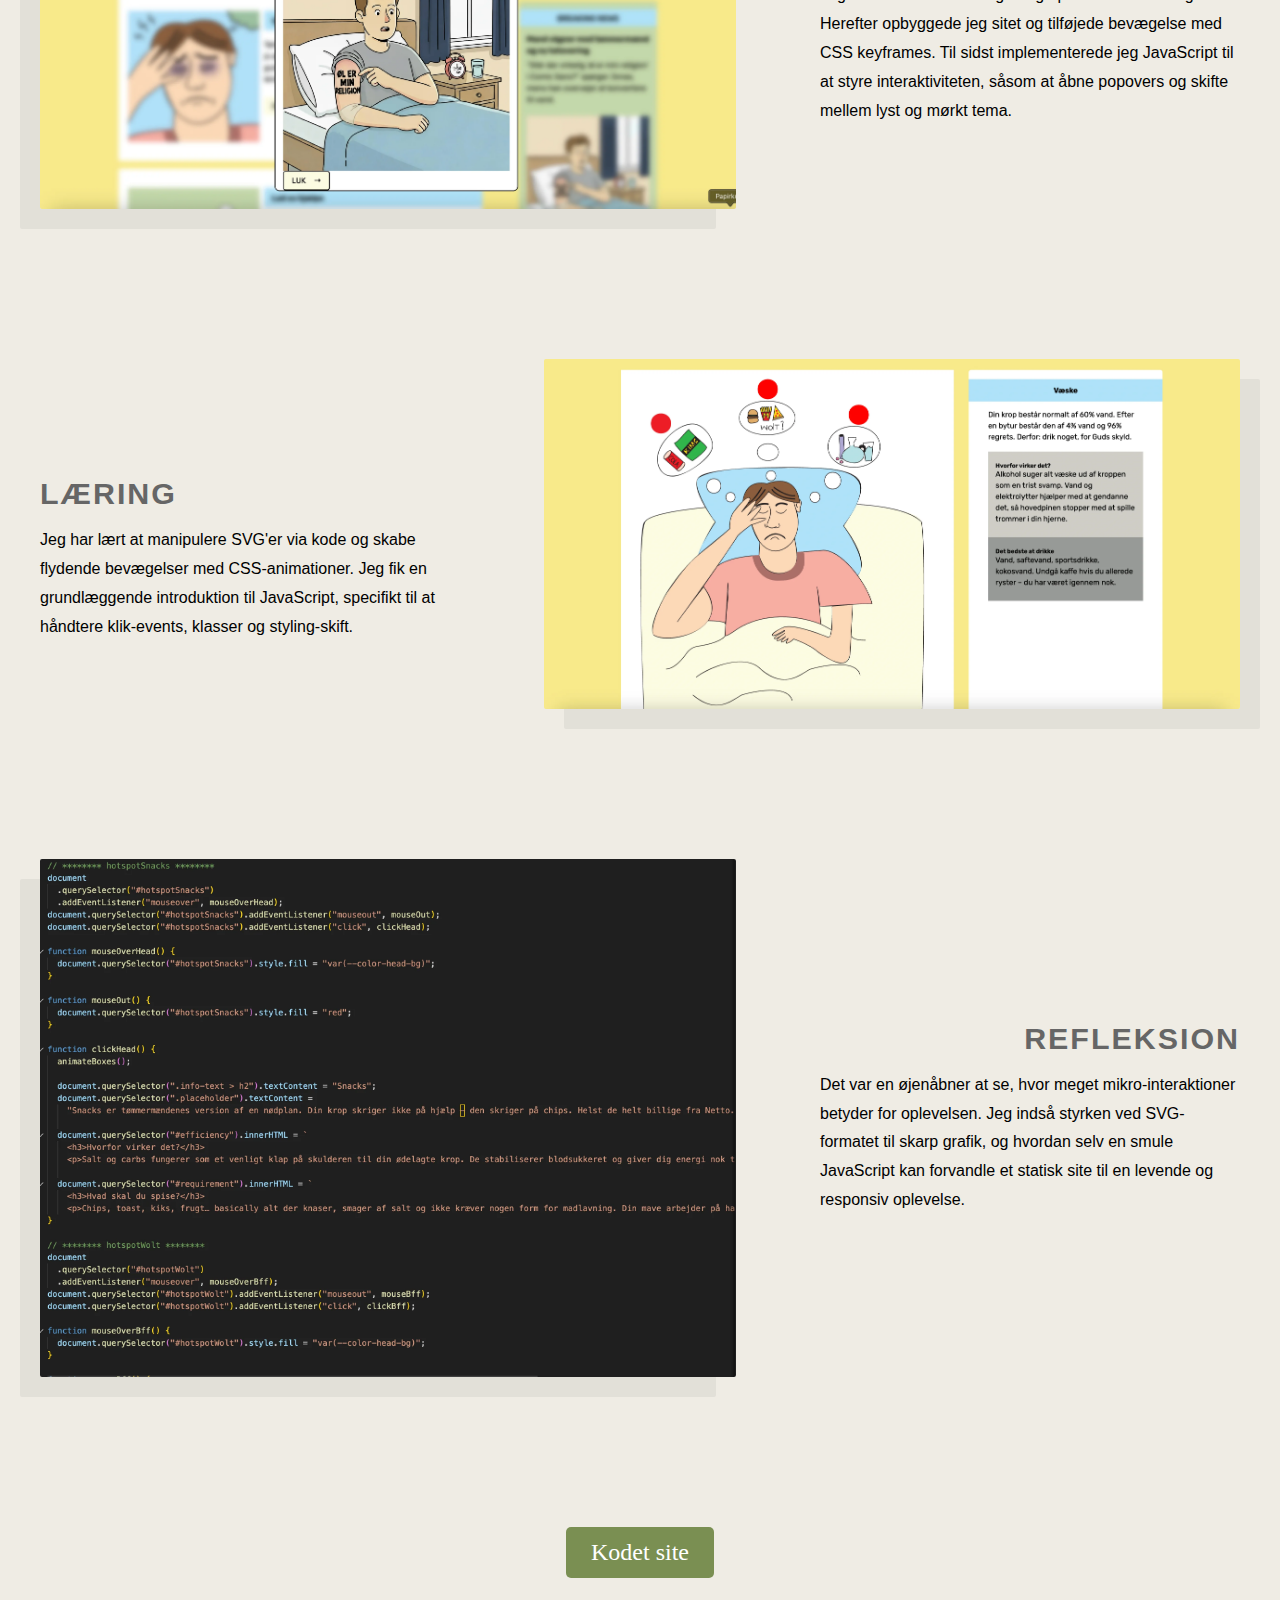
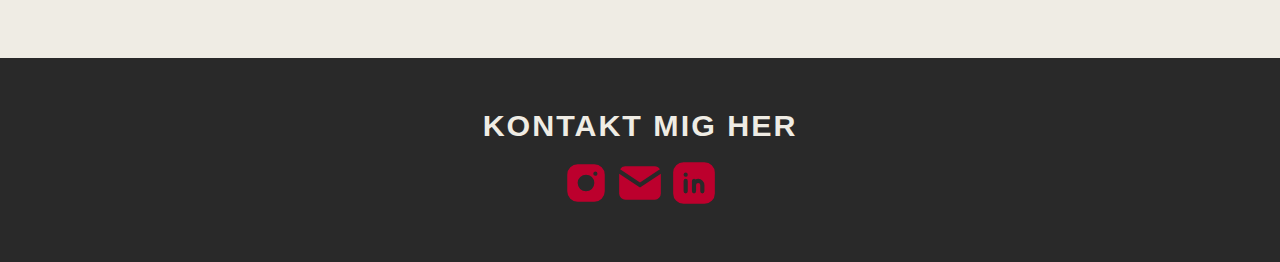
<file: tema3.html>
<!DOCTYPE html>
<html lang="da">

<head>
    <meta charset="UTF-8">
    <meta name="viewport" content="width=device-width, initial-scale=1.0">
    <title>Tema 4.</title>
    <link rel="preconnect" href="https://fonts.googleapis.com">
    <link rel="preconnect" href="https://fonts.gstatic.com" crossorigin>
    <link rel="stylesheet" href="styletemaer.css">
    <meta name="robots" content="noindex">
    <link
        href="https://fonts.googleapis.com/css2?family=Cormorant+Garamond:ital,wght@0,300..700;1,300..700&display=swap"
        rel="stylesheet">
    <link rel="stylesheet" href="generel.css">
    <link rel="js" href="burger.js">
    <link rel="stylesheet" href="burger.css">
    <link rel="icon" type="image/svg+xml" href="imgs/favicon.svg">
</head>

<body>
    <header>
        <div class="logo">
            <a href="index.html">
                <svg id="Layer_1" xmlns="http://www.w3.org/2000/svg" version="1.1" viewBox="0 0 149.57 149.57">
                    <!-- Generator: Adobe Illustrator 30.1.0, SVG Export Plug-In . SVG Version: 2.1.1 Build 136)  -->
                    <defs>
                        <style>
                            .st0 {
                                fill: #bc2030;
                            }

                            .st1,
                            .st2,
                            .st3 {
                                isolation: isolate;
                            }

                            .st2 {
                                font-size: 36px;
                            }

                            .st2,
                            .st3 {
                                fill: #231f20;
                                font-family: KozGoPr6N-Regular-83pv-RKSJ-H, 'Kozuka Gothic Pr6N';
                            }

                            .st3 {
                                font-size: 24px;
                            }
                        </style>
                    </defs>
                    <circle class="st0" cx="74.79" cy="74.79" r="74.79" />
                    <g class="st1">
                        <text class="st2" transform="translate(9.99 70.21) scale(.89 1)">
                            <tspan x="0" y="0">ミッケル</tspan>
                        </text>
                    </g>
                    <g class="st1">
                        <text class="st3" transform="translate(25.76 102.9) scale(.95 1)">
                            <tspan x="0" y="0">ストーム</tspan>
                        </text>
                    </g>
                </svg>
            </a>
        </div>
        <nav>
            <ul class="menu">
                <li><a href="projekter.html">PROJEKTER</a></li>
                <li><a href="ommig.html">OM MIG</a></li>
            </ul>
            <button class="burger">
                <span class="line"></span>
                <span class="line"></span>
                <span class="line"></span>
            </button>
        </nav>
    </header>
    <main class="grid-container">
        <h2>Tema 4. Grundlæggende JavaScript</h2>
        <div class="del1">
            <div class="tekst-boks">

                <h3>Temaet</h3>
                <p>I dette tema dykkede vi ned i web-animation og interaktivitet. Fokus skiftede fra statiske layouts
                    til dynamiske
                    brugeroplevelser ved hjælp af skalerbar grafik (SVG), CSS-animationer og introduktion til JavaScript
                    for at skabe liv på
                    siden.</p>
            </div>
            <img src="imgs/projekt3.webp" alt="tema1">
        </div>

        <div class="del1">
            <div class="tekst-boks">
                <h3>Formål</h3>
                <p>Formålet var at lære at skabe engagerende grænseflader, der reagerer på brugeren. Vi skulle forstå
                    teknikken bag
                    SVG-grafik og mikro-interaktioner som hover-effekter og popovers, samt den tekniske implementering
                    af brugervalgte
                    temaer som "dark mode".</p>
            </div>
            <img src="imgs/tema3_2.webp" alt="formål">
        </div>

        <div class="del1">
            <div class="tekst-boks">
                <h3>Proces</h3>
                <p>Jeg startede med at designe og optimere min SVG-grafik. Herefter opbyggede jeg sitet og tilføjede
                    bevægelse med CSS
                    keyframes. Til sidst implementerede jeg JavaScript til at styre interaktiviteten, såsom at åbne
                    popovers og skifte
                    mellem lyst og mørkt tema.
                </p>
            </div>
            <img src="imgs/tema_3.webp" alt="proces">
        </div>

        <div class="del1">
            <div class="tekst-boks">
                <h3>Læring</h3>
                <p>Jeg har lært at manipulere SVG'er via kode og skabe flydende bevægelser med CSS-animationer. Jeg fik
                    en grundlæggende
                    introduktion til JavaScript, specifikt til at håndtere klik-events, klasser og styling-skift.</p>
            </div>
            <img src="imgs/tema3_4.webp" alt="læring">
        </div>

        <div class="del1">
            <div class="tekst-boks">
                <h3>Refleksion</h3>
                <p>Det var en øjenåbner at se, hvor meget mikro-interaktioner betyder for oplevelsen. Jeg indså styrken
                    ved SVG-formatet
                    til skarp grafik, og hvordan selv en smule JavaScript kan forvandle et statisk site til en levende
                    og responsiv
                    oplevelse.</p>
            </div>
            <img src="imgs/tema3_5.webp" alt="refleksion">
        </div>
        <a href="https://mikkelekhart.github.io/overlevdagenderpaa/" target="_blank" rel="noopener"
            class="cta-btn">Kodet
            site</a>

    </main>
    <footer>

        <h3 class="footerh3">Kontakt mig her</h3>

        <a href="https://www.instagram.com/mikkelekhart/" target="_blank">
            <svg xmlns="http://www.w3.org/2000/svg" width="24" height="24" viewBox="0 0 24 24" fill="currentColor"
                class="icon icon-tabler icons-tabler-filled icon-tabler-brand-instagram">
                <path stroke="none" d="M0 0h24v24H0z" fill="none" />
                <path
                    d="M16 3a5 5 0 0 1 5 5v8a5 5 0 0 1 -5 5h-8a5 5 0 0 1 -5 -5v-8a5 5 0 0 1 5 -5zm-4 5a4 4 0 0 0 -3.995 3.8l-.005 .2a4 4 0 1 0 4 -4m4.5 -1.5a1 1 0 0 0 -.993 .883l-.007 .127a1 1 0 0 0 1.993 .117l.007 -.127a1 1 0 0 0 -1 -1" />
            </svg>
        </a>
        <a href="mailto:mikkelstorm123@gmail.com" target="_blank">
            <svg xmlns="http://www.w3.org/2000/svg" width="24" height="24" viewBox="0 0 24 24" fill="currentColor"
                class="icon icon-tabler icons-tabler-filled icon-tabler-mail">
                <path stroke="none" d="M0 0h24v24H0z" fill="none" />
                <path
                    d="M22 7.535v9.465a3 3 0 0 1 -2.824 2.995l-.176 .005h-14a3 3 0 0 1 -2.995 -2.824l-.005 -.176v-9.465l9.445 6.297l.116 .066a1 1 0 0 0 .878 0l.116 -.066l9.445 -6.297z" />
                <path
                    d="M19 4c1.08 0 2.027 .57 2.555 1.427l-9.555 6.37l-9.555 -6.37a2.999 2.999 0 0 1 2.354 -1.42l.201 -.007h14z" />
            </svg>
        </a>
        <a href="https://www.linkedin.com/in/mikkel-ekhart-storm-b06690337/" target="_blank">
            <svg xmlns="http://www.w3.org/2000/svg" width="24" height="24" viewBox="0 0 24 24" fill="currentColor"
                class="icon icon-tabler icons-tabler-filled icon-tabler-brand-linkedin">
                <path stroke="none" d="M0 0h24v24H0z" fill="none" />
                <path
                    d="M17 2a5 5 0 0 1 5 5v10a5 5 0 0 1 -5 5h-10a5 5 0 0 1 -5 -5v-10a5 5 0 0 1 5 -5zm-9 8a1 1 0 0 0 -1 1v5a1 1 0 0 0 2 0v-5a1 1 0 0 0 -1 -1m6 0a3 3 0 0 0 -1.168 .236l-.125 .057a1 1 0 0 0 -1.707 .707v5a1 1 0 0 0 2 0v-3a1 1 0 0 1 2 0v3a1 1 0 0 0 2 0v-3a3 3 0 0 0 -3 -3m-6 -3a1 1 0 0 0 -.993 .883l-.007 .127a1 1 0 0 0 1.993 .117l.007 -.127a1 1 0 0 0 -1 -1" />
            </svg>
        </a>
    </footer>
    <script src="burger.js"></script>
</body>

</html>
</file>
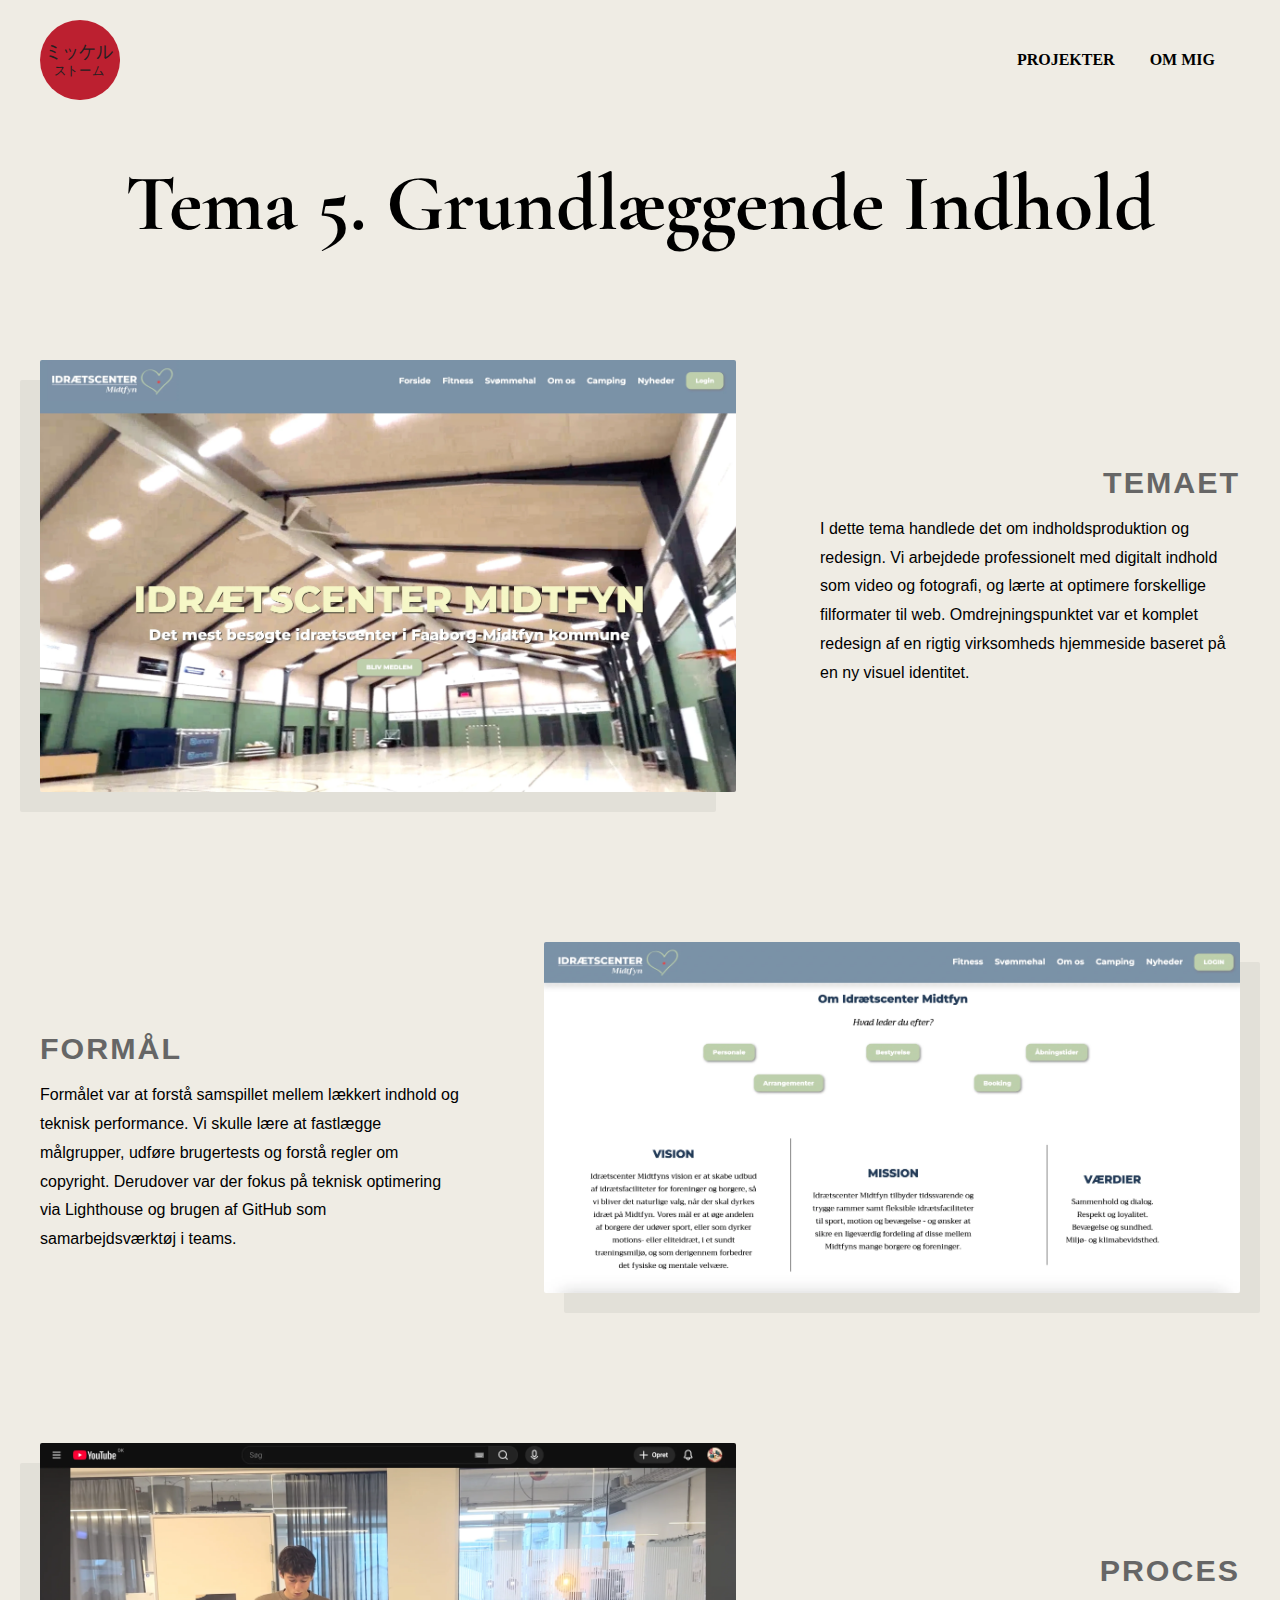
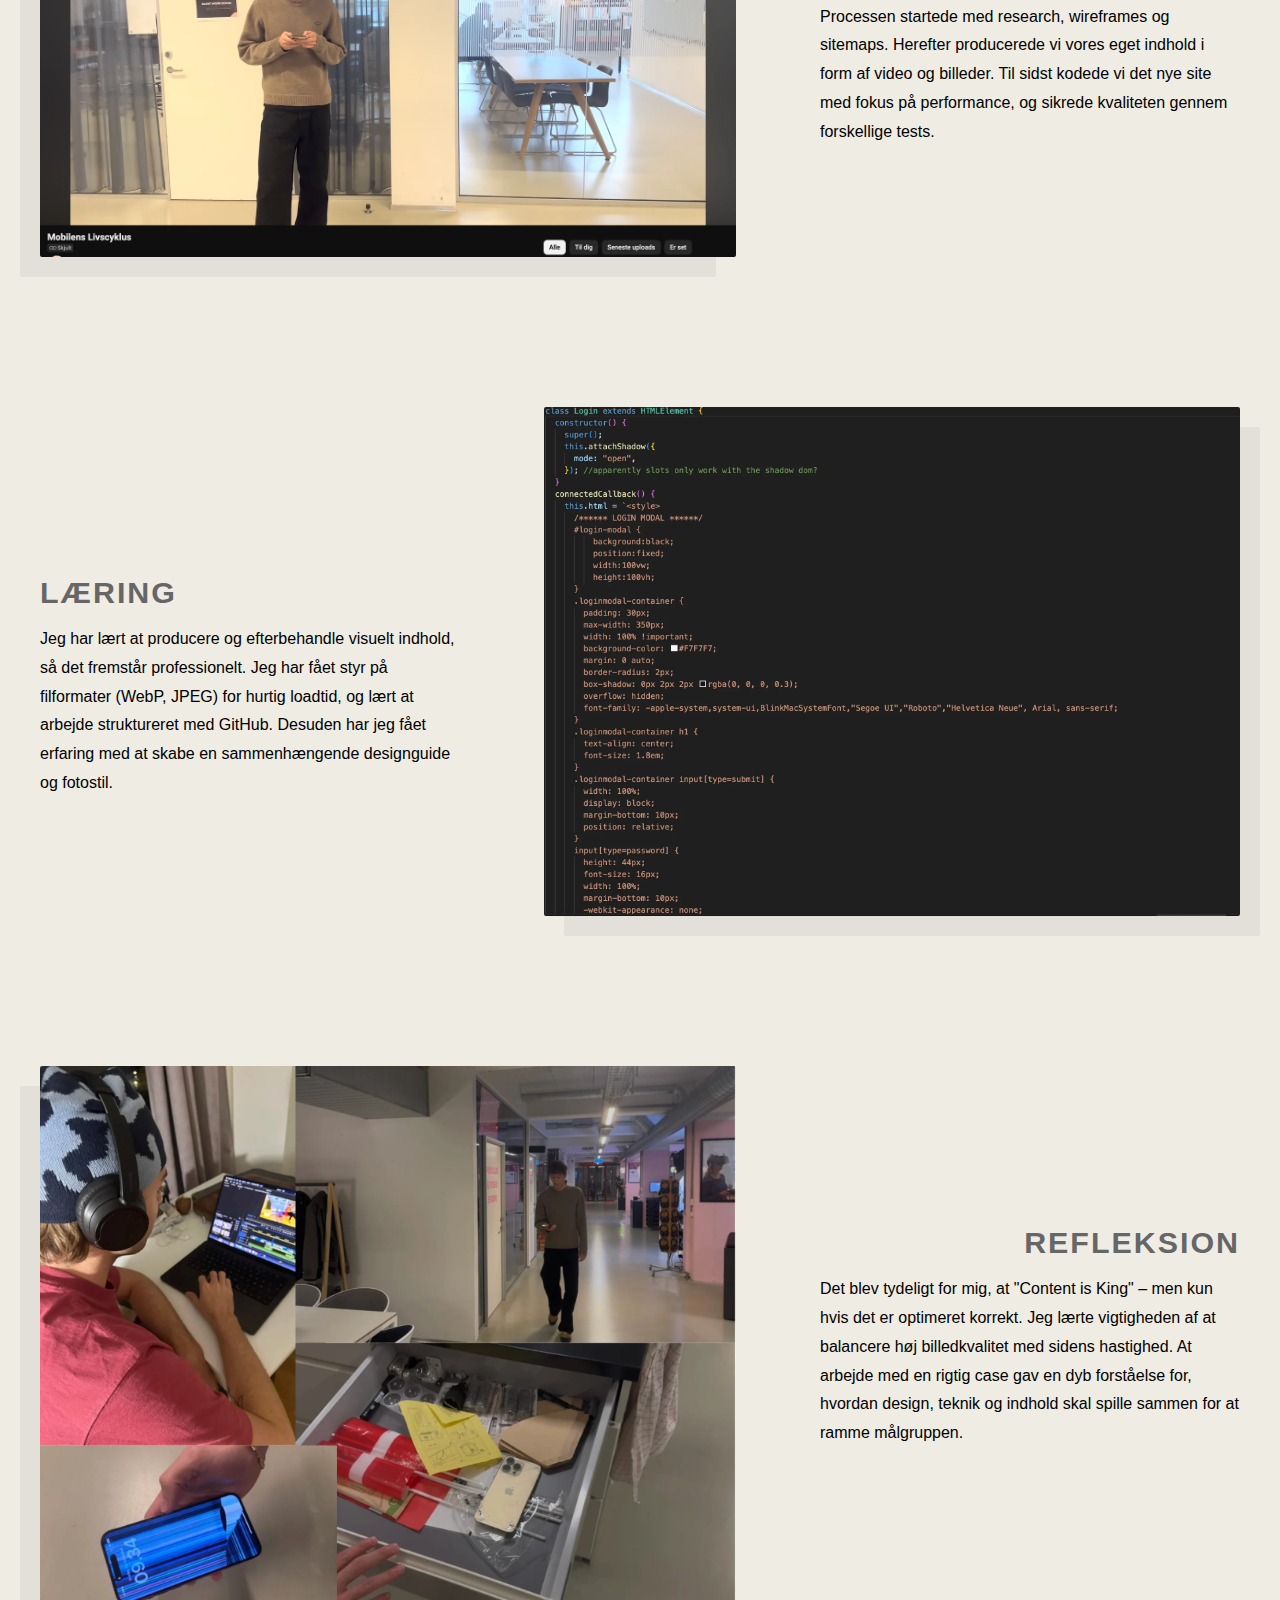
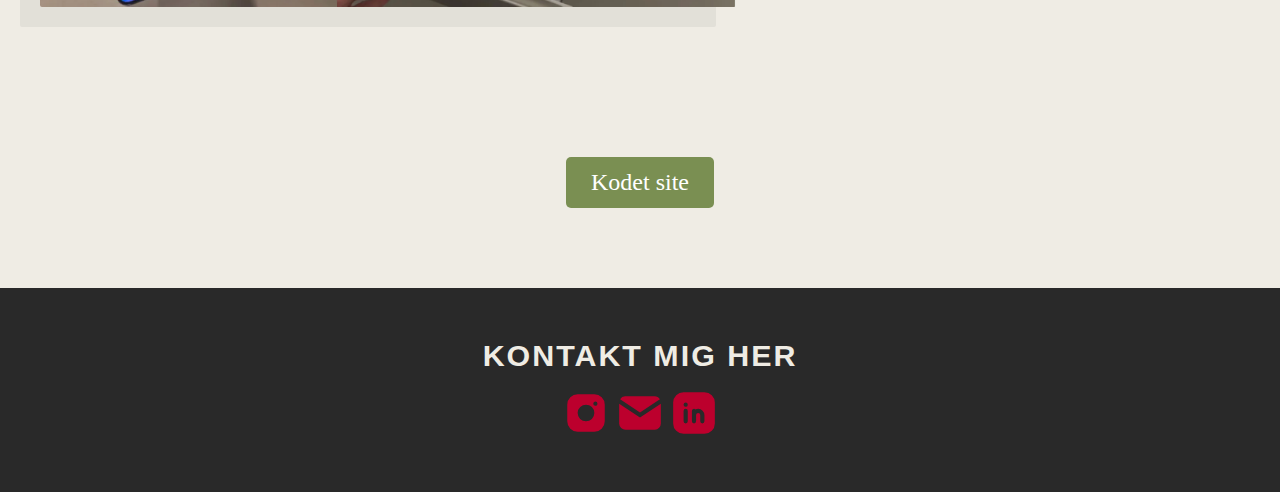
<file: tema4.html>
<!DOCTYPE html>
<html lang="da">

<head>
    <meta charset="UTF-8">
    <meta name="viewport" content="width=device-width, initial-scale=1.0">
    <title>Tema 5.</title>
    <link rel="preconnect" href="https://fonts.googleapis.com">
    <link rel="preconnect" href="https://fonts.gstatic.com" crossorigin>
    <link rel="stylesheet" href="styletemaer.css">
    <meta name="robots" content="noindex">
    <link
        href="https://fonts.googleapis.com/css2?family=Cormorant+Garamond:ital,wght@0,300..700;1,300..700&display=swap"
        rel="stylesheet">
    <link rel="stylesheet" href="generel.css">
    <link rel="js" href="burger.js">
    <link rel="stylesheet" href="burger.css">
    <link rel="icon" type="image/svg+xml" href="imgs/favicon.svg">
</head>

<body>
    <header>
        <div class="logo">
            <a href="index.html">
                <svg id="Layer_1" xmlns="http://www.w3.org/2000/svg" version="1.1" viewBox="0 0 149.57 149.57">
                    <!-- Generator: Adobe Illustrator 30.1.0, SVG Export Plug-In . SVG Version: 2.1.1 Build 136)  -->
                    <defs>
                        <style>
                            .st0 {
                                fill: #bc2030;
                            }

                            .st1,
                            .st2,
                            .st3 {
                                isolation: isolate;
                            }

                            .st2 {
                                font-size: 36px;
                            }

                            .st2,
                            .st3 {
                                fill: #231f20;
                                font-family: KozGoPr6N-Regular-83pv-RKSJ-H, 'Kozuka Gothic Pr6N';
                            }

                            .st3 {
                                font-size: 24px;
                            }
                        </style>
                    </defs>
                    <circle class="st0" cx="74.79" cy="74.79" r="74.79" />
                    <g class="st1">
                        <text class="st2" transform="translate(9.99 70.21) scale(.89 1)">
                            <tspan x="0" y="0">ミッケル</tspan>
                        </text>
                    </g>
                    <g class="st1">
                        <text class="st3" transform="translate(25.76 102.9) scale(.95 1)">
                            <tspan x="0" y="0">ストーム</tspan>
                        </text>
                    </g>
                </svg>
            </a>

        </div>
        <nav>
            <ul class="menu">
                <li><a href="projekter.html">PROJEKTER</a></li>
                <li><a href="ommig.html">OM MIG</a></li>
            </ul>
            <button class="burger">
                <span class="line"></span>
                <span class="line"></span>
                <span class="line"></span>
            </button>
        </nav>
    </header>
    <main class="grid-container">
        <h2>Tema 5. Grundlæggende Indhold</h2>
        <div class="del1">
            <div class="tekst-boks">

                <h3>Temaet</h3>
                <p>I dette tema handlede det om indholdsproduktion og redesign. Vi arbejdede professionelt med digitalt
                    indhold som video
                    og fotografi, og lærte at optimere forskellige filformater til web. Omdrejningspunktet var et
                    komplet redesign af en
                    rigtig virksomheds hjemmeside baseret på en ny visuel identitet.</p>
            </div>
            <img src="imgs/projekt4.webp" alt="tema1">
        </div>

        <div class="del1">
            <div class="tekst-boks">
                <h3>Formål</h3>
                <p>Formålet var at forstå samspillet mellem lækkert indhold og teknisk performance. Vi skulle lære at
                    fastlægge målgrupper,
                    udføre brugertests og forstå regler om copyright. Derudover var der fokus på teknisk optimering via
                    Lighthouse og brugen
                    af GitHub som samarbejdsværktøj i teams.</p>
            </div>
            <img src="imgs/projekt4_2.webp" alt="formål">
        </div>

        <div class="del1">
            <div class="tekst-boks">
                <h3>Proces</h3>
                <p>Processen startede med research, wireframes og sitemaps. Herefter producerede vi vores eget indhold i
                    form af video og
                    billeder. Til sidst kodede vi det nye site med fokus på performance, og
                    sikrede kvaliteten gennem forskellige tests.
                </p>
            </div>
            <img src="imgs/projekt4_3.webp" alt="proces">
        </div>

        <div class="del1">
            <div class="tekst-boks">
                <h3>Læring</h3>
                <p>Jeg har lært at producere og efterbehandle visuelt indhold, så det fremstår professionelt. Jeg har
                    fået styr på
                    filformater (WebP, JPEG) for hurtig loadtid, og lært at arbejde struktureret med GitHub. Desuden har
                    jeg fået erfaring
                    med at skabe en sammenhængende designguide og fotostil.</p>
            </div>
            <img src="imgs/projekt4_4.webp" alt="læring">
        </div>

        <div class="del1">
            <div class="tekst-boks">
                <h3>Refleksion</h3>
                <p>Det blev tydeligt for mig, at "Content is King" – men kun hvis det er optimeret korrekt. Jeg lærte
                    vigtigheden af at
                    balancere høj billedkvalitet med sidens hastighed. At arbejde med en rigtig case gav en dyb
                    forståelse for, hvordan
                    design, teknik og indhold skal spille sammen for at ramme målgruppen.</p>
            </div>
            <img src="imgs/projekt4_5.webp" alt="refleksion">
        </div>
        <a href="https://shorturl.at/zBoFU" target="_blank" rel="noopener" class="cta-btn">Kodet
            site</a>
    </main>
    <footer>

        <h3 class="footerh3">Kontakt mig her</h3>

        <a href="https://www.instagram.com/mikkelekhart/" target="_blank">
            <svg xmlns="http://www.w3.org/2000/svg" width="24" height="24" viewBox="0 0 24 24" fill="currentColor"
                class="icon icon-tabler icons-tabler-filled icon-tabler-brand-instagram">
                <path stroke="none" d="M0 0h24v24H0z" fill="none" />
                <path
                    d="M16 3a5 5 0 0 1 5 5v8a5 5 0 0 1 -5 5h-8a5 5 0 0 1 -5 -5v-8a5 5 0 0 1 5 -5zm-4 5a4 4 0 0 0 -3.995 3.8l-.005 .2a4 4 0 1 0 4 -4m4.5 -1.5a1 1 0 0 0 -.993 .883l-.007 .127a1 1 0 0 0 1.993 .117l.007 -.127a1 1 0 0 0 -1 -1" />
            </svg>
        </a>
        <a href="mailto:mikkelstorm123@gmail.com" target="_blank">
            <svg xmlns="http://www.w3.org/2000/svg" width="24" height="24" viewBox="0 0 24 24" fill="currentColor"
                class="icon icon-tabler icons-tabler-filled icon-tabler-mail">
                <path stroke="none" d="M0 0h24v24H0z" fill="none" />
                <path
                    d="M22 7.535v9.465a3 3 0 0 1 -2.824 2.995l-.176 .005h-14a3 3 0 0 1 -2.995 -2.824l-.005 -.176v-9.465l9.445 6.297l.116 .066a1 1 0 0 0 .878 0l.116 -.066l9.445 -6.297z" />
                <path
                    d="M19 4c1.08 0 2.027 .57 2.555 1.427l-9.555 6.37l-9.555 -6.37a2.999 2.999 0 0 1 2.354 -1.42l.201 -.007h14z" />
            </svg>
        </a>
        <a href="https://www.linkedin.com/in/mikkel-ekhart-storm-b06690337/" target="_blank">
            <svg xmlns="http://www.w3.org/2000/svg" width="24" height="24" viewBox="0 0 24 24" fill="currentColor"
                class="icon icon-tabler icons-tabler-filled icon-tabler-brand-linkedin">
                <path stroke="none" d="M0 0h24v24H0z" fill="none" />
                <path
                    d="M17 2a5 5 0 0 1 5 5v10a5 5 0 0 1 -5 5h-10a5 5 0 0 1 -5 -5v-10a5 5 0 0 1 5 -5zm-9 8a1 1 0 0 0 -1 1v5a1 1 0 0 0 2 0v-5a1 1 0 0 0 -1 -1m6 0a3 3 0 0 0 -1.168 .236l-.125 .057a1 1 0 0 0 -1.707 .707v5a1 1 0 0 0 2 0v-3a1 1 0 0 1 2 0v3a1 1 0 0 0 2 0v-3a3 3 0 0 0 -3 -3m-6 -3a1 1 0 0 0 -.993 .883l-.007 .127a1 1 0 0 0 1.993 .117l.007 -.127a1 1 0 0 0 -1 -1" />
            </svg>
        </a>
    </footer>
    <script src="burger.js"></script>
</body>

</html>
</file>
<file: generel.css>
* {
  margin: 0;
  padding: 0;
  box-sizing: border-box;
}

main {
  max-width: 1200px;
  margin: 0 auto;
  padding: 40px 40px !important;
}

main.forside {
  padding: 0 !important;
  max-width: 100%;

  padding-bottom: -40px !important;
  padding-top: 0;
}
h3 {
  font-family: "Montserrat", sans-serif;
  text-transform: uppercase;
  letter-spacing: 2px;
  font-size: 1.9rem;
  color: #666;
  margin-bottom: 15px;
}
body {
  background-color: #efece4;
  overflow-x: hidden;
}
a {
  text-decoration: none;
}
.menu {
  display: flex;
  align-items: flex-end;
  top: 0;
  right: 0;
  padding: 10px;
  gap: 35px;
  list-style: none;
  padding-right: 25px;
}

.menu a {
  text-decoration: none;
  color: black;
  font-weight: 550;
  position: relative;
  padding-bottom: 5px;
}

.menu a::after {
  content: "";
  position: absolute;
  width: 100%;
  height: 3px;
  bottom: 0;
  left: 0;
  background-color: #bc002d;

  transform: scaleX(0);
  transform-origin: bottom right;
  transition: transform 0.3s ease-out;
}

.menu a:hover::after {
  transform: scaleX(1);
  transform-origin: bottom left;
}

.cta-btn {
  background-color: #7a8f52;
  color: white;
  padding: 12px 25px;
  border: none;
  border-radius: 5px;
  cursor: pointer;
  font-size: 1.5rem;
  text-decoration: none;
  display: block;
  width: fit-content;
  margin: 40px auto;

  transition: all 0.3s ease;
}

/* --- HOVER EFFEKT --- */
.cta-btn:hover {
  background-color: #5e6e3d;
  transform: scale(1.05);
  box-shadow: 0 4px 10px rgba(0, 0, 0, 0.15);
}
/**************** Footer ******************/
.icon-tabler {
  color: #bc002d;
  width: 50px;
  height: 50px;
}

footer {
  background-color: #292929;
  text-align: center;
  padding: 50px;
}

.footerh3 {
  color: #efece4;
}
@media (min-width: 840) {
  .menu a {
    font-size: 1.5rem;
  }
  .menu {
    gap: 70px;
    padding-right: 60px;
    padding-top: 20px;
  }
}
</file>
<file: forside.css>
.hero {
  display: flex;
  flex-direction: column;
  align-items: center;
  height: 100vh;
  padding-top: 35px;
  overflow: hidden;
}

.cirkel {
  width: 250px;
  height: 250px;
  background-color: #bc002d;
  border-radius: 50%;
  flex-shrink: 0;
  display: flex;
  flex-direction: column;
  justify-content: center;
  align-items: center;
}

.bonsai {
  margin-top: auto;
  width: 100%;
  max-width: 350px;
  height: auto;
  display: block;
  position: relative;
  z-index: 1;
}

.name {
  color: white;
  font-size: 0.8rem;
  font-weight: 700;
  letter-spacing: 1px;
  margin-bottom: -20px;
}

.title {
  color: black;
  font-size: 3.5rem; /* Stor tekst */
  font-weight: 900; /* Meget fed */
  letter-spacing: 2px;
  white-space: nowrap;
}

.jp {
  color: white;
  font-size: 1rem;
  font-weight: 700;
  margin-top: -20px;
}

@media (min-width: 1024px) {
  /* 1. Skift retning til vandret */
  .hero {
    flex-direction: row;
    justify-content: center;
    align-items: center;
    position: relative;
  }

  .cirkel {
    width: 600px; /* Meget større cirkel */
    height: 600px;
    margin-right: 300px; /* Skub træet lidt væk */
    margin-bottom: 150px;
  }

  .title {
    font-size: 8rem; /* Kæmpe tekst */
    color: black; /* Sort tekst som på billedet */
    /* Den bryder automatisk rammen pga. din white-space: nowrap */
  }

  .name,
  .jp {
    font-size: 2rem;
  }

  /* 3. Placer Bonsai træet til højre */
  .bonsai {
    position: absolute;
    margin-left: 800px;
    max-height: auto; /* Fylder 45% af skærmbredden */
    max-width: 600px;
    margin-top: 190px;
    z-index: 1; /* Ligger under teksten hvis de rammer hinanden */
  }
}
</file>
<file: burger.css>
header {
  position: sticky;
  top: 0;
  left: 0;
  width: 100%;
  padding: 20px 40px;
  display: flex;
  justify-content: space-between;
  align-items: center;
  background-color: #efece4;
  z-index: 1000;
}

/* --- LOGO STYRING --- */
.logo a {
  display: block; /* Sikrer linket fylder det det skal */
}

.logo svg {
  width: 80px; /* Juster størrelsen på dit logo her */
  height: auto;
  display: block;
}

.burger {
  display: none;
  cursor: pointer;
  background: none;
  border: none;
  z-index: 1001;
}

.burger .line {
  display: block;
  width: 25px;
  height: 3px;
  background-color: #231f20; /* Sort farve på stregerne */
  margin: 5px 0;
  transition: all 0.3s ease;
}

/* =========================================
   MOBIL VISNING (Under 800px)
   ========================================= */
@media screen and (max-width: 800px) {
  /* 1. Vis burger-ikonet */
  .burger {
    display: block;
  }

  /* 2. Skjul den almindelige menu */
  .menu {
    position: fixed; /* Låser menuen fast til skærmen */
    top: 0;
    right: 0;
    height: 100vh; /* Fyld hele højden */
    width: 100%; /* Fyld hele bredden */
    background-color: #f4f1ea; /* Vi SKAL have farve på selve menuen, ellers kan man ikke læse teksten ovenpå træet */

    flex-direction: column; /* Punkter under hinanden */
    align-items: center;
    justify-content: center;

    transform: translateX(100%); /* Gem menuen ude til højre */
    transition: transform 0.4s ease-in-out;
  }

  /* 3. Styling af links på mobil */
  .menu li {
    margin: 20px 0;
  }

  .menu a {
    font-size: 2rem; /* Store links på mobil */
  }

  /* --- NÅR MENUEN ER ÅBEN (Active) --- */

  /* Vis menuen ved at skubbe den ind */
  nav.active .menu {
    transform: translateX(0%);
  }

  /* Lav burgeren om til et kryds */
  .burger.active .line:nth-child(1) {
    transform: rotate(45deg) translate(5px, 6px);
  }
  .burger.active .line:nth-child(2) {
    opacity: 0;
  }
  .burger.active .line:nth-child(3) {
    transform: rotate(-45deg) translate(5px, -6px);
  }
}
</file>
<file: projekter.css>
h2 {
  font-size: 3rem;
  text-align: center;
  margin-top: 50px;
  font-family: "Cormorant Garamond", sans-serif;
  font-weight: bolder;
  margin-bottom: 2rem;
}

.førsteprojekt {
  background-color: #ffffff;
  margin: auto;
  margin-bottom: 30px;
  padding: 30px;
  width: 90%;
  border-radius: 20px;
  display: flex;
  flex-direction: column;
  align-items: center;
}

.projekt1 {
  width: 100%;
  margin-bottom: 20px;
}

.projekt1 img {
  width: 100%;
  height: auto;
  object-fit: contain;
  cursor: pointer;
  filter: grayscale(100%);
  transition: filter 0.4s ease;
}

.projekt1 img:hover {
  filter: grayscale(0%);
}

.projekt-indhold {
  display: flex;
  flex-direction: column;
  align-items: center;
  text-align: center;
  gap: 15px;
  width: 100%;
}

.projekt-indhold h3 {
  margin: 0;
  font-size: 1.8rem;
  font-family: "Montserrat", sans-serif;
}
.projekt-indhold p {
  font-family: "Lato", sans-serif;
  line-height: 1.8;
}
.projekt-indhold .første {
  width: 100%;
  font-size: 1rem;
  margin: 0;
}

.cta-btn {
  background-color: #7a8f52;
  color: white;
  padding: 10px 20px;
  border: none;
  border-radius: 5px;
  cursor: pointer;
  font-size: 1rem;
}

@media (min-width: 840px) {
  h2 {
    font-size: 6rem;
  }

  .projekt-grid {
    display: grid;
    grid-template-columns: 1fr 1fr 1fr;
    grid-template-rows: auto auto;
    gap: 30px;
    max-width: 1200px;
    margin: 0 auto;
    padding: 0 40px;
    margin-bottom: 10rem;
  }

  /* =========================================
     1. DET STORE PROJEKT (Øverst)
     ========================================= */
  .projekt-grid .førsteprojekt:nth-child(1) {
    grid-column: 1 / -1;

    display: grid;
    grid-template-columns: 1.3fr 1fr;
    gap: 50px;
    padding: 50px;

    align-items: center;
    text-align: left;
    width: auto;
  }

  .projekt-grid .førsteprojekt:nth-child(1) .projekt1 {
    width: 100%;
    margin-bottom: 0;
  }

  .projekt-grid .førsteprojekt:nth-child(1) img {
    max-height: none;
  }

  .projekt-grid .førsteprojekt:nth-child(1) .projekt-indhold {
    align-items: flex-start;
    text-align: left;
  }

  .projekt-grid .førsteprojekt:nth-child(1) h3 {
    font-size: 2.5rem;
  }

  .projekt-grid .førsteprojekt:nth-child(1) .første {
    font-size: 1.2rem;
  }

  /* =========================================
     2. DE 3 SMÅ PROJEKTER (Nederst)
     ========================================= */

  .førsteprojekt {
    height: 100%;
    width: auto;
    margin: 0;
    padding: 25px;
    justify-content: flex-start;
  }

  .førsteprojekt:not(:first-child) img {
    height: 200px;
    object-fit: contain;
  }

  .førsteprojekt:not(:first-child) .projekt-indhold {
    height: 100%;
    justify-content: space-between;
  }

  .førsteprojekt:not(:first-child) .cta-btn {
    margin-top: auto;
  }
}
</file>
<file: styletemaer.css>
.grid-container {
  padding: 20px;
  max-width: 1400px;
  margin: 0 auto;
  overflow-x: hidden;
}

h2 {
  font-family: "Cormorant Garamond", serif;
  font-size: 3rem;
  margin-bottom: 50px;
  line-height: 1.1;
  color: var(--text-moerk);
}

h3 {
  font-family: "Montserrat", sans-serif;
  text-transform: uppercase;
  letter-spacing: 2px;
  font-size: 0.9rem;
  color: var(--text-graa);
  margin-bottom: 15px;
}

p {
  font-family: "Lato", sans-serif;
  line-height: 1.8;
  text-align: left;
}

.del1 {
  margin-bottom: 80px;
}

.del1 img {
  width: 100%;
  height: auto;
  display: block;
  margin-top: 30px;
  border-radius: 2px;
}

@media (min-width: 840px) {
  h3 {
    font-size: 1.5rem;
  }
  h2 {
    font-size: 5rem;
    margin-bottom: 7rem;
    text-align: center;
  }
  .grid-container {
    padding: 100px 50px;
  }

  .del1 {
    display: flex;
    align-items: center;
    justify-content: space-between;
    gap: 80px;
    margin-bottom: 150px;
  }

  .del1 img {
    width: 58%;
    margin-top: 0;

    box-shadow: 20px 20px 0px rgba(0, 0, 0, 0.05);
  }
  .del1:nth-child(even) img {
    box-shadow: -20px 20px 0px rgba(0, 0, 0, 0.05);
  }
  .tekst-boks {
    width: 35%;
  }

  .del1:nth-child(even) {
    flex-direction: row-reverse;
  }

  .del1:nth-child(odd) .tekst-boks {
    padding-top: 50px;
  }

  .del1:nth-child(even) .tekst-boks {
    text-align: right;
  }
}
</file>
